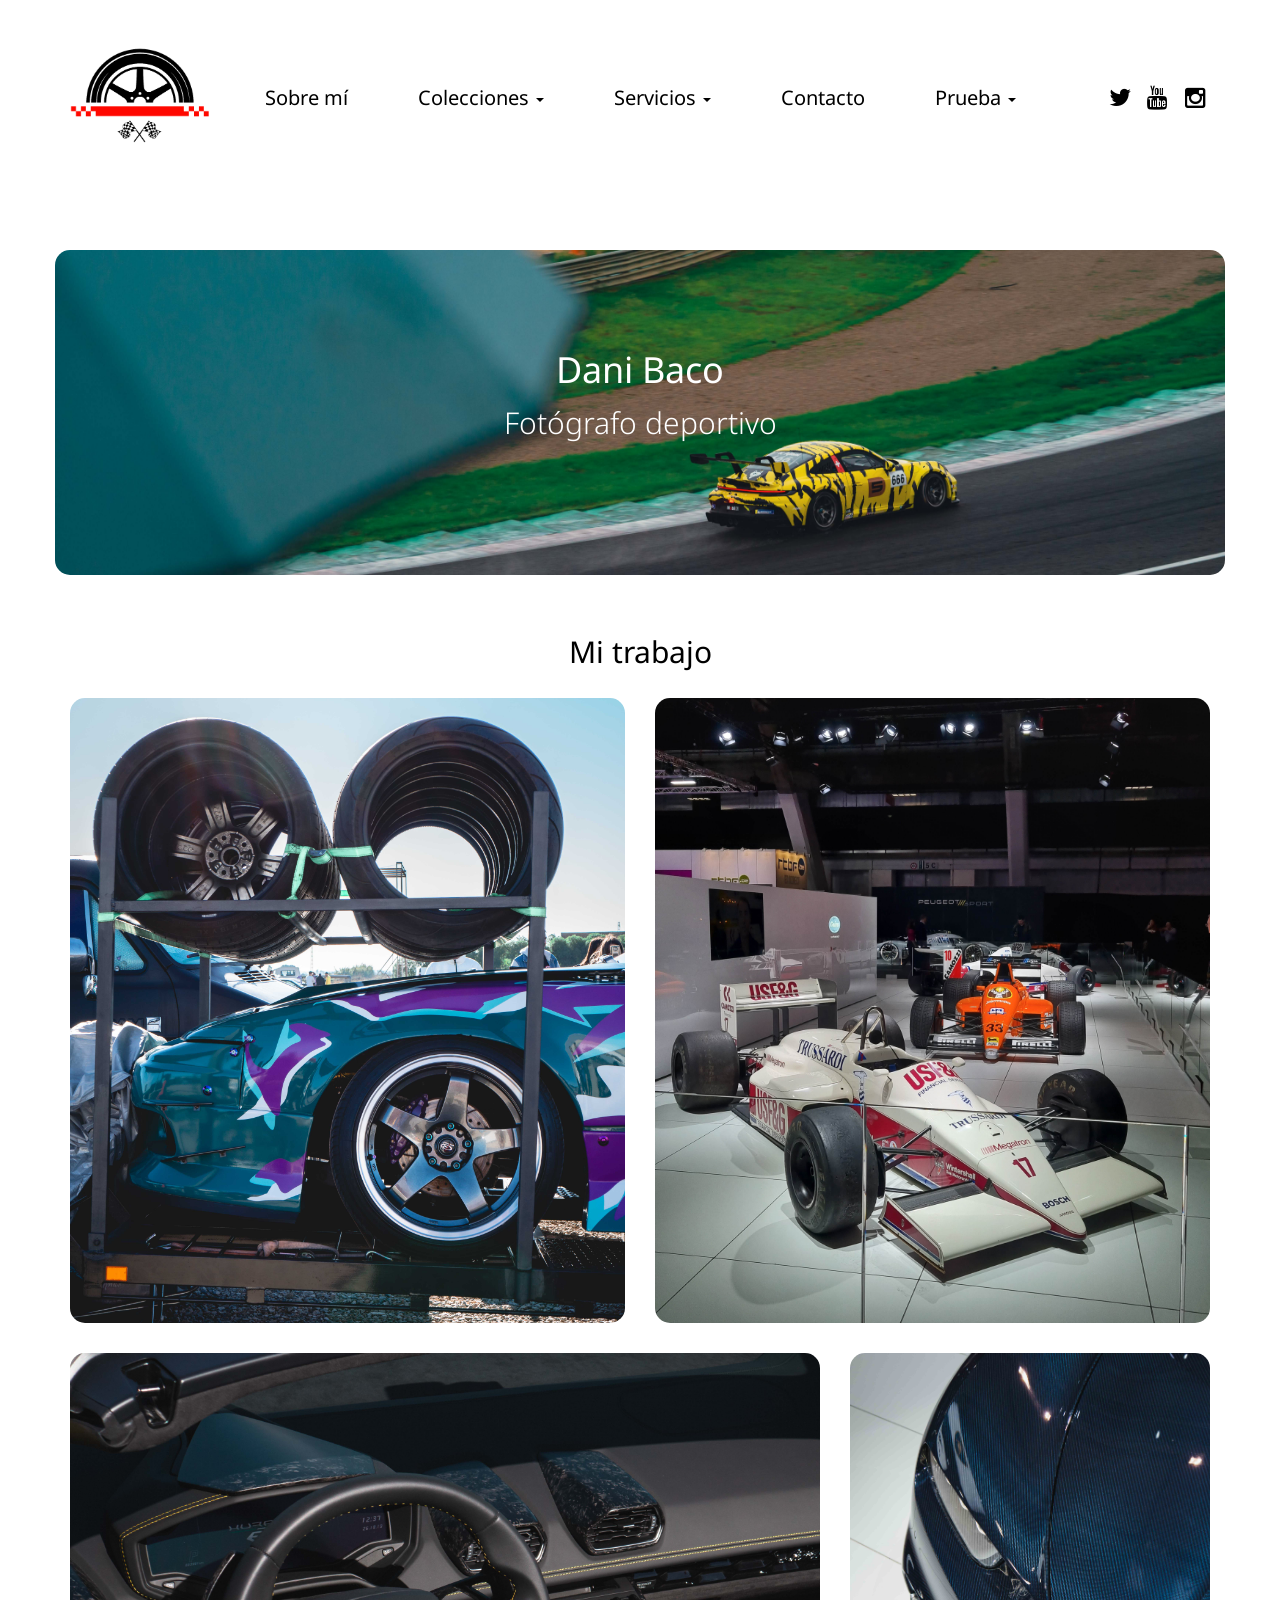
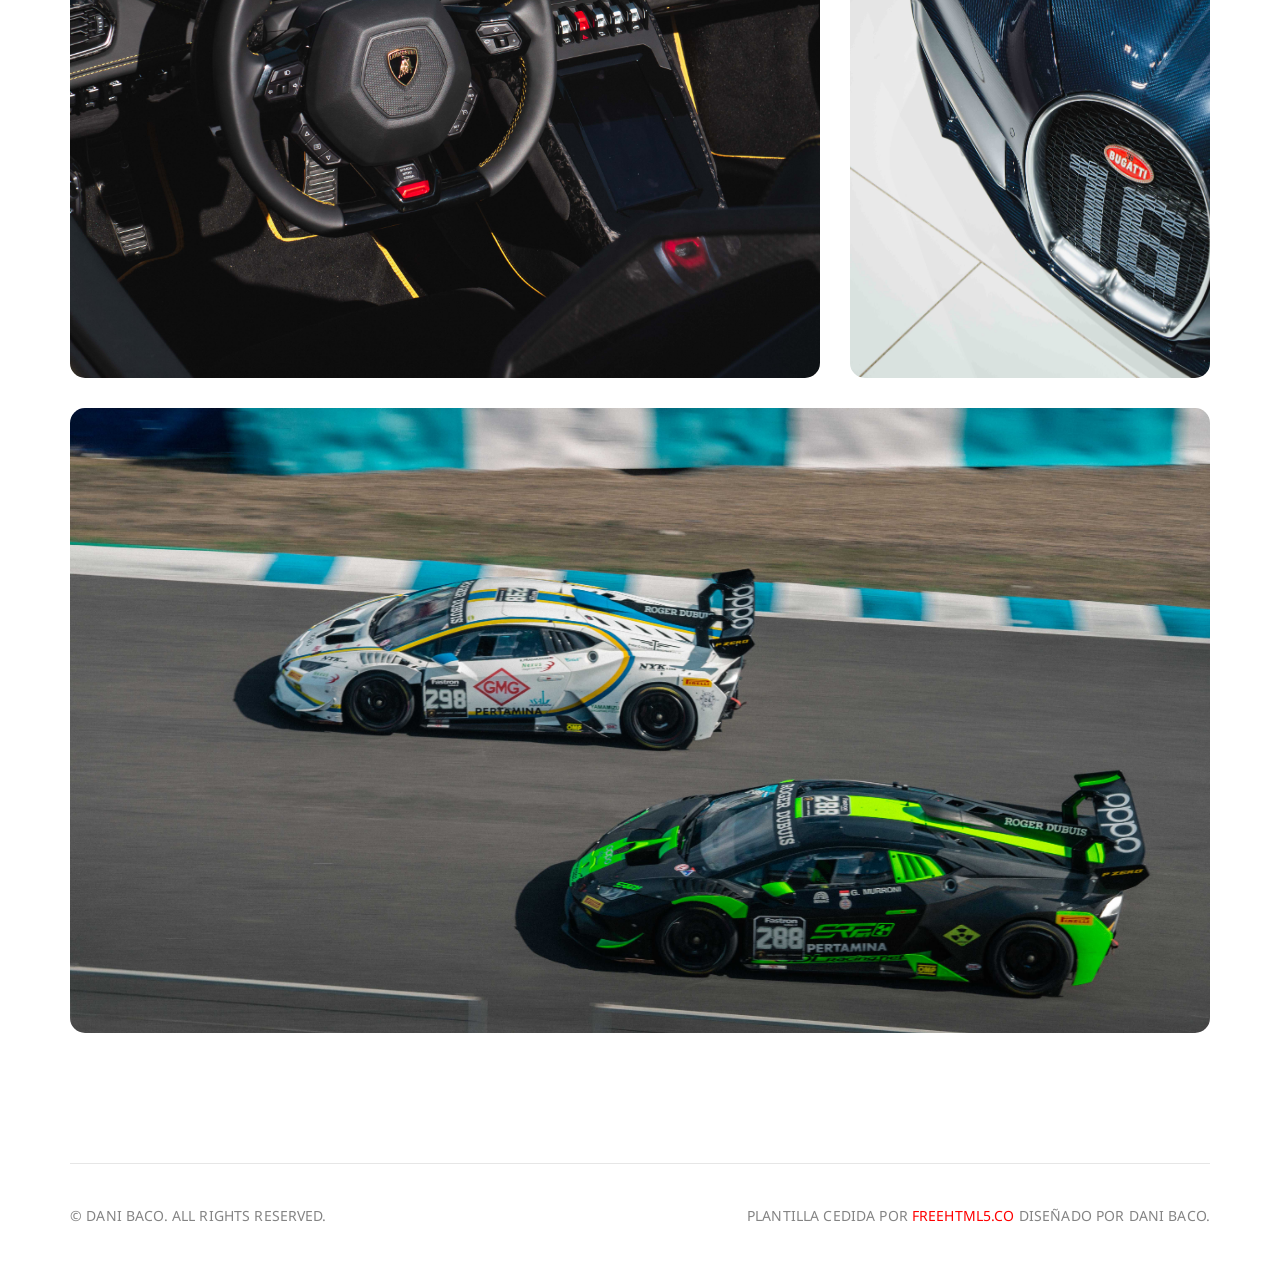
<file: app/html/index.html>
<!DOCTYPE html>
	<html lang="es">
	<head>
	<meta charset="utf-8">
	<meta http-equiv="X-UA-Compatible" content="IE=edge">
	<title>Inicio &mdash; Dani Baco</title>
	<meta name="viewport" content="width=device-width, initial-scale=1">
	<meta name="description" content="La página de Dani">
	<meta name="keywords" content="dani, fotos, coches, motos, eventos, carreras, exhibiciones">
	<meta name="author" content="Dani Baco">

	<link rel="shortcut icon" href="images/favicon.png">

	<link href="https://fonts.googleapis.com/css?family=Roboto+Slab:400,300,700%7CRoboto:300,400" rel="stylesheet">
	<link href="https://fonts.googleapis.com/css2?family=Noto+Sans:ital,wght@0,100..900;1,100..900&display=swap" rel="stylesheet">
	
	<!-- Animate.css -->
	<link rel="stylesheet" href="css/animate.css">
	<!-- Icomoon Icon Fonts-->
	<link rel="stylesheet" href="css/icomoon.css">
	<!-- Bootstrap  -->
	<link rel="stylesheet" href="css/bootstrap.css">

	<link rel="stylesheet" href="css/style.css">

	<script src="js/modernizr-2.6.2.min.js"></script>

	</head>
	<body>
	<div class="box-wrap">
		<header id="fh5co-header">
			<div class="container">
				<nav class="navbar navbar-default">
					<div class="row">
						<div class="col-md-3">
							<div class="fh5co-navbar-brand">
								<a class="fh5co-logo"><img src="images/Logo.png" alt="Closest Logo"></a>
							</div>
						</div>
						<div class="col-md-6">
							<ul class="nav text-center">
								<li><a href="sobremi.html"><span>Sobre mí</span></a></li>
								<li class="dropdown">
								  <a href="colecciones.html" class="dropdown-toggle" data-toggle="dropdown" role="button" aria-haspopup="true" aria-expanded="false">Colecciones <span class="caret"></span></a>
								  <ul class="dropdown-menu">
									<li><a href="colecciones.html">2024</a></li>
									<li><a href="colecciones.html#2023">2023</a></li>
									<li><a href="colecciones.html#2022">2022</a></li>
									<li><a href="colecciones.html#2021">2021</a></li>
								  </ul>
								</li>
								<li class="dropdown"><a href="servicios.html" class="dropdown-toggle" data-toggle="dropdown" role="button" aria-haspopup="true" aria-expanded="false">Servicios <span class="caret"></span></a>
								  <ul class="dropdown-menu">
									<li><a href="servicios.html">Impresiones</a></li>
									<li><a href="servicios.html#fotografia">Fotografía</a></li>
									<li><a href="servicios.html#cortometrajes">Cortometrajes</a></li>
								  </ul>
								</li>
								<li><a href="contacto.html">Contacto</a></li>
								<li class="dropdown"><a href="prueba.html" class="dropdown-toggle" data-toggle="dropdown" role="button" aria-haspopup="true" aria-expanded="false">Prueba <span class="caret"></span></a>
								  <ul class="dropdown-menu">
									<li><a href="prueba.html">Recuperación</a></li>
								  </ul>
								</li>
							</ul>							  
						</div>
						<div class="col-md-3">
							<ul class="social">
								<li><a href="https://privatebin.net/?13ed080ce51d0604#8UHno7wTtVHEXLMSy5FXLDgLsZC6xnAX8kmAR6rvZycn" target="_blank"><i class="icon-twitter"></i></a></li>
								<li><a href="https://privatebin.net/?2b8b6370e062ff3b#BzZSAjqb8w3gEEkLJdinBwFgCVBXdN4u99arDRPjbb89" target="_blank"><i class="icon-youtube"></i></a></li>
								<li><a href="https://privatebin.net/?1936ba7b9bfd20f8#A8pybcdpcaMQrc8yHUFYkiFw5qffrrz9xyxGJB4pgZVf" target="_blank"><i class="icon-instagram"></i></a></li>
							</ul>
						</div>
					</div>
				</nav>
			</div>
		</header>

		<section id="intro" style="position: relative; overflow: hidden;">
			<div class="container animate-box banner">
				<div class="fondo-banner"></div>
				<div class="row" style="position: relative; z-index: 1;">
					<div class="col-lg-6 col-lg-offset-3 col-md-8 col-md-offset-2 text-center">
						<div class="intro animate-box">
							<h1 style="color: #ffffff;">Dani Baco</h1>
							<h2 style="color: #ffffff;">Fotógrafo deportivo</h2>
						</div>
					</div>
				</div>
			</div>
		</section>

		<section id="work">
			<div class="container">
				<h2 class="section-title text-center animate-box">Mi trabajo</h2>
				<div class="row">
					<div class="col-md-6">
						<div class="fh5co-grid animate-box col6" style="background-image: url(images/inicio/inicio1.jpg); background-position: center -90px;">
						</div>
					</div>
					<div class="col-md-6">
						<div class="fh5co-grid animate-box col6" style="background-image: url(images/inicio/inicio2.jpg); background-position: center -90px;">
						</div>
					</div>
					<div class="col-md-8">
						<div class="fh5co-grid animate-box col8" style="background-image: url(images/inicio/inicio3.jpg);">
						</div>
					</div>
					<div class="col-md-4">
						<div class="fh5co-grid animate-box col4" style="background-image: url(images/inicio/inicio4.jpg);">
						</div>
					</div>

					<div class="col-md-12">
						<div class="fh5co-grid animate-box col12" style="background-image: url(images/inicio/inicio5.jpg);">
						</div>
					</div>

				</div>
			</div>
		</section>

		<footer id="footer">
			<div class="container">
				<div class="row">
					<div class="col-md-12 text-center ">
						<div class="footer-widget border">
							<p class="pull-left"><small>&copy; Dani Baco. All Rights Reserved.</small></p>
							<p class="pull-right"><small> Plantilla cedida por  <a href="http://freehtml5.co/" target="_blank">freehtml5.co</a>    Diseñado por Dani Baco.</small></p>
							
						</div>
					</div>
				</div>
			</div>
		</footer>
	</div>
	
	<!-- jQuery -->
	<script src="js/jquery.min.js"></script>
	<!-- jQuery Easing -->
	<script src="js/jquery.easing.1.3.js"></script>
	<!-- Bootstrap -->
	<script src="js/bootstrap.min.js"></script>
	<!-- Waypoints -->
	<script src="js/jquery.waypoints.min.js"></script>

	<!-- Main JS (Do not remove) -->
	<script src="js/main.js"></script>

	</body>
</html>
</file>
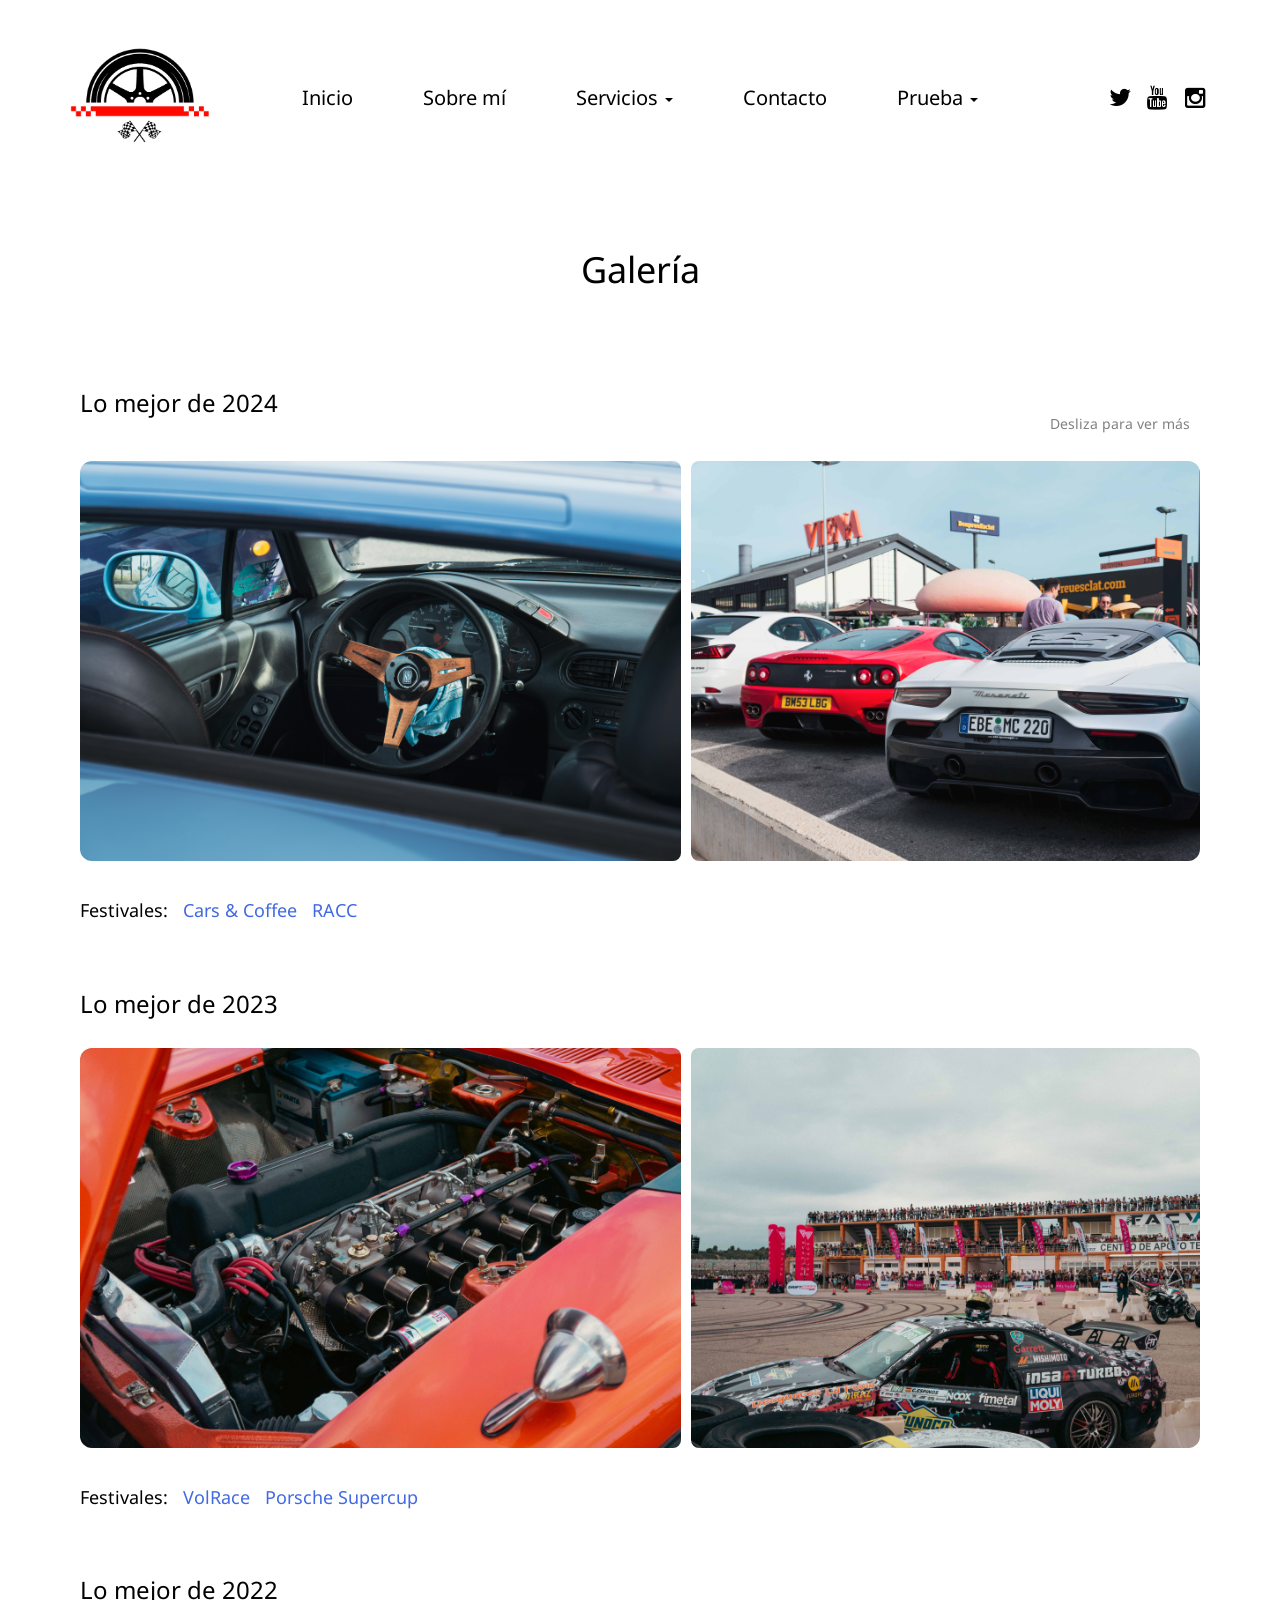
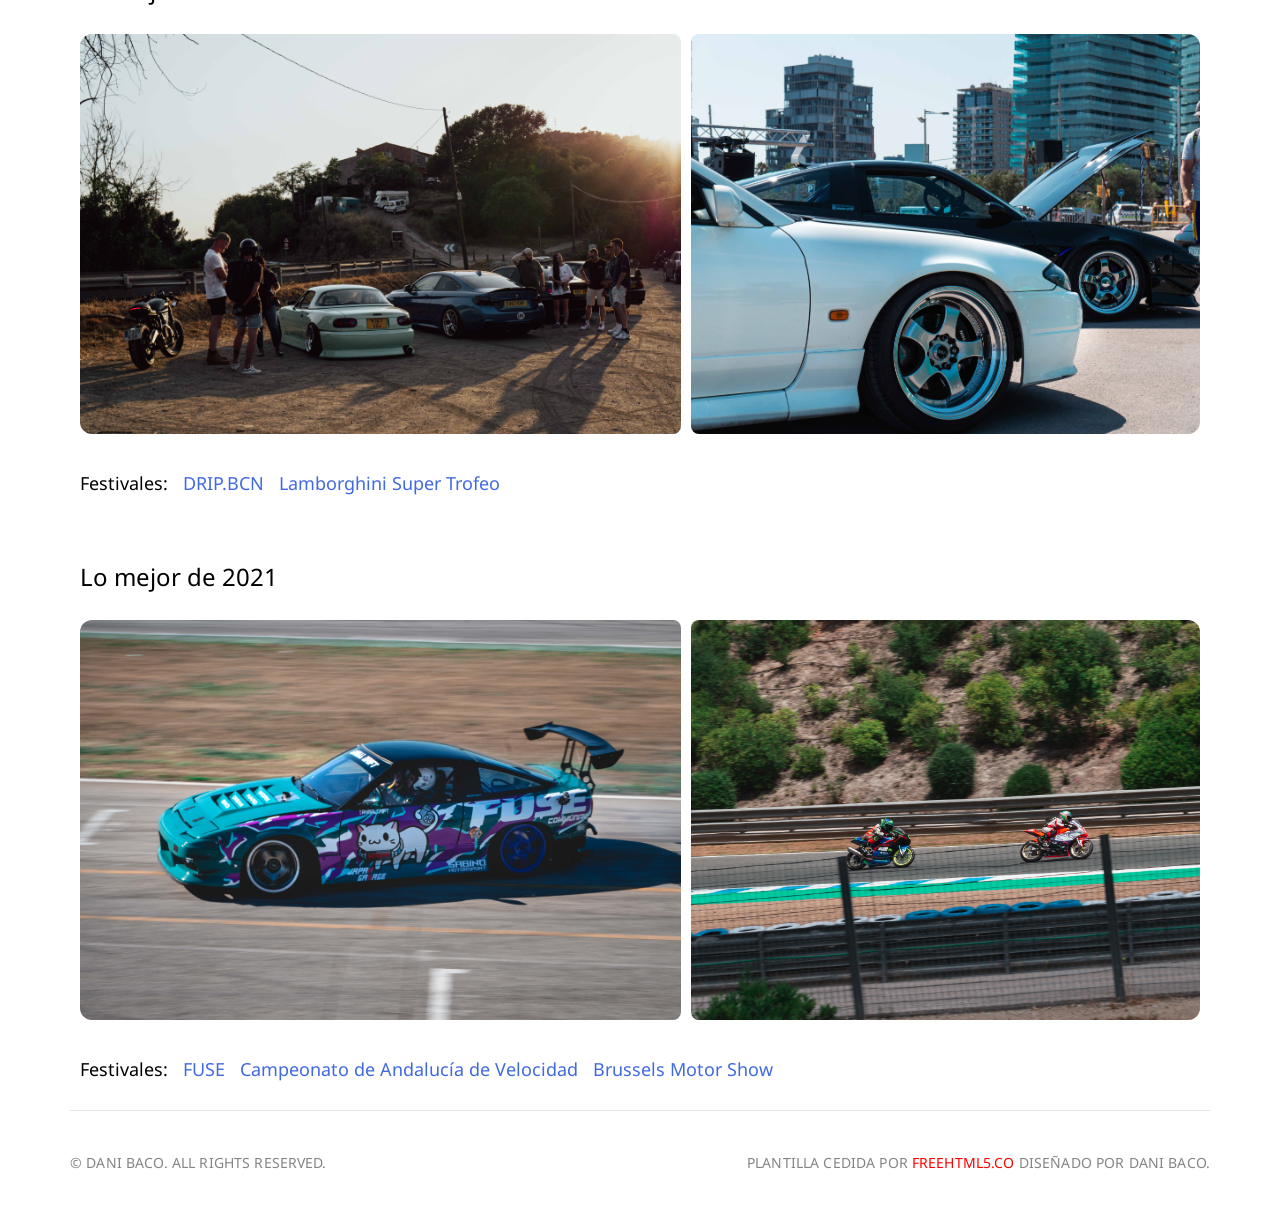
<file: app/html/colecciones.html>
<!DOCTYPE html>
	<html lang="es">
	<head>
	<meta charset="utf-8">
	<meta http-equiv="X-UA-Compatible" content="IE=edge">
	<title>Colecciones &mdash; Dani Baco</title>
	<meta name="viewport" content="width=device-width, initial-scale=1">
	<meta name="description" content="La página de Dani">
	<meta name="keywords" content="dani, fotos, coches, motos, eventos, carreras, exhibiciones">
	<meta name="author" content="Dani Baco">

	<link rel="shortcut icon" href="images/favicon.png">

	<link href="https://fonts.googleapis.com/css?family=Roboto+Slab:400,300,700%7CRoboto:300,400" rel="stylesheet">
	<link href="https://fonts.googleapis.com/css2?family=Noto+Sans:ital,wght@0,100..900;1,100..900&display=swap" rel="stylesheet">
	
	<!-- Animate.css -->
	<link rel="stylesheet" href="css/animate.css">
	<!-- Icomoon Icon Fonts-->
	<link rel="stylesheet" href="css/icomoon.css">
	<!-- Bootstrap  -->
	<link rel="stylesheet" href="css/bootstrap.css">

	<link rel="stylesheet" href="css/style.css">

	<script src="js/modernizr-2.6.2.min.js"></script>

	</head>
	<body>
	<div class="box-wrap">
		<header id="fh5co-header">
			<div class="container">
				<nav class="navbar navbar-default">
					<div class="row">
						<div class="col-md-3">
							<div class="fh5co-navbar-brand">
								<a class="fh5co-logo"><img src="images/Logo.png" alt="Closest Logo"></a>
							</div>
						</div>
						<div class="col-md-6">
							<ul class="nav text-center">
								<li><a href="index.html">Inicio</a></li>
								<li><a href="sobremi.html"><span>Sobre mí</span></a></li>
								<li class="dropdown"><a href="servicios.html" class="dropdown-toggle" data-toggle="dropdown" role="button" aria-haspopup="true" aria-expanded="false">Servicios <span class="caret"></span></a>
									<ul class="dropdown-menu">
									  <li><a href="servicios.html">Impresiones</a></li>
									  <li><a href="servicios.html#fotografia">Fotografía</a></li>
									  <li><a href="servicios.html#cortometrajes">Cortometrajes</a></li>
									</ul>
								</li>
								<li><a href="contacto.html">Contacto</a></li>
								<li class="dropdown"><a href="prueba.html" class="dropdown-toggle" data-toggle="dropdown" role="button" aria-haspopup="true" aria-expanded="false">Prueba <span class="caret"></span></a>
									<ul class="dropdown-menu">
									  <li><a href="prueba.html">Recuperación</a></li>
									</ul>
								</li>
							</ul>						  
						</div>
						<div class="col-md-3">
							<ul class="social">
								<li><a href="https://privatebin.net/?13ed080ce51d0604#8UHno7wTtVHEXLMSy5FXLDgLsZC6xnAX8kmAR6rvZycn" target="_blank"><i class="icon-twitter"></i></a></li>
								<li><a href="https://privatebin.net/?2b8b6370e062ff3b#BzZSAjqb8w3gEEkLJdinBwFgCVBXdN4u99arDRPjbb89" target="_blank"><i class="icon-youtube"></i></a></li>
								<li><a href="https://privatebin.net/?1936ba7b9bfd20f8#A8pybcdpcaMQrc8yHUFYkiFw5qffrrz9xyxGJB4pgZVf" target="_blank"><i class="icon-instagram"></i></a></li>
							</ul>
						</div>
					</div>
				</nav>
			</div>
		</header>
		<div class="row animate-box">
			<section id="cabeceragrande" class="col-md-12">
				<h1 id="colecciones" style="text-align: center;">Galería</h1>
				<hr style="margin: 50px 0; border: none;">
			</section>
		</div>
		<div class="row animate-box">
			<section id="cabecera24" class="col-md-12">
				<h3 id="2024" style="text-align: left;">Lo mejor de 2024</h3>
				<h5 id="deslizar">Desliza para ver más</h5>
				<div class="galeria-scroll">
					<img src="images/colecciones/2024/2024-1.jpg" alt="Foto 1">
					<img src="images/colecciones/2024/2024-2.jpg" alt="Foto 2">
					<img src="images/colecciones/2024/2024-3.jpg" alt="Foto 3">
					<img src="images/colecciones/2024/2024-4.jpg" alt="Foto 4">
					<img src="images/colecciones/2024/2024-5.jpg" alt="Foto 5">
				</div>
				<hr style="margin: 20px 0; border: none;">
				<h4 id="festivales24">Festivales: 
					<a href="https://cars.coffee/" target="_blank">Cars & Coffee</a> 
					<a href="https://www.rallyracc.com/2024/es/" target="_blank">RACC</a> 
				</h4>
			</section>
		</div>
		<div class="row animate-box">
			<section id="cabecera23" class="col-md-12">
				<hr style="margin: 20px 0; border: none;">
				<h3 id="2023" style="text-align: left;">Lo mejor de 2023</h3>
				<div class="galeria-scroll">
					<img src="images/colecciones/2023/2023-1.jpg" alt="Foto 1">
					<img src="images/colecciones/2023/2023-2.jpg" alt="Foto 2">
					<img src="images/colecciones/2023/2023-3.jpg" alt="Foto 3">
					<img src="images/colecciones/2023/2023-4.jpg" alt="Foto 4">
					<img src="images/colecciones/2023/2023-5.jpg" alt="Foto 5">
				</div>
				<hr style="margin: 20px 0; border: none;">
				<h4 id="festivales23">Festivales: 
					<a href="https://volrace.com/" target="_blank">VolRace</a> 
					<a href="https://racing.porsche.com/series/mobil-1-supercup" target="_blank">Porsche Supercup</a> 
				</h4>
			</section>
		</div>
		<div class="row animate-box">
			<section id="cabecera22" class="col-md-12">
				<hr style="margin: 20px 0; border: none;">
				<h3 id="2022" style="text-align: left;">Lo mejor de 2022</h3>
				<div class="galeria-scroll">
					<img src="images/colecciones/2022/2022-1.jpg" alt="Foto 1">
					<img src="images/colecciones/2022/2022-2.jpg" alt="Foto 2">
					<img src="images/colecciones/2022/2022-3.jpg" alt="Foto 3">
					<img src="images/colecciones/2022/2022-4.jpg" alt="Foto 4">
					<img src="images/colecciones/2022/2022-5.jpg" alt="Foto 5">
				</div>
				<hr style="margin: 20px 0; border: none;">
				<h4 id="festivales22">Festivales: 
					<a href="https://www.instagram.com/dripcarshow/" target="_blank">DRIP.BCN</a> 
					<a href="https://www.lamborghini.com/es-en/motorsport/super-trofeo" target="_blank">Lamborghini Super Trofeo</a> 
				</h4>
			</section>
		</div>
		<div class="row animate-box">
			<section id="cabecera21" class="col-md-12">
				<hr style="margin: 20px 0; border: none;">
				<h3 id="2021" style="text-align: left;">Lo mejor de 2021</h3>
				<div class="galeria-scroll">
					<img src="images/colecciones/2021/2021-1.jpg" alt="Foto 1">
					<img src="images/colecciones/2021/2021-2.jpg" alt="Foto 2">
					<img src="images/colecciones/2021/2021-3.jpg" alt="Foto 3">
					<img src="images/colecciones/2021/2021-4.jpg" alt="Foto 4">
					<img src="images/colecciones/2021/2021-5.jpg" alt="Foto 5">
				</div>
				<hr style="margin: 20px 0; border: none;">
				<h4 id="festivales21">Festivales: 
					<a href="https://www.instagram.com/the_fuse_community/" target="_blank">FUSE</a> 
					<a href="https://famotos.com/campeonatos/campeonato-de-andalucia-de-velocidad/" target="_blank">Campeonato de Andalucía de Velocidad</a> 
					<a href="https://autosalon.be/en" target="_blank">Brussels Motor Show</a>
				</h4>
			</section>
		</div>

		<footer id="footer">
			<div class="container">
				<div class="row">
					<div class="col-md-12 text-center ">
						<div class="footer-widget border">
							<p class="pull-left"><small>&copy; Dani Baco. All Rights Reserved.</small></p>
							<p class="pull-right"><small> Plantilla cedida por  <a href="http://freehtml5.co/" target="_blank">freehtml5.co</a>    Diseñado por Dani Baco.</small></p>
						</div>
					</div>
				</div>
			</div>
		</footer>
	</div>
	
	<!-- jQuery -->
	<script src="js/jquery.min.js"></script>
	<!-- jQuery Easing -->
	<script src="js/jquery.easing.1.3.js"></script>
	<!-- Bootstrap -->
	<script src="js/bootstrap.min.js"></script>
	<!-- Waypoints -->
	<script src="js/jquery.waypoints.min.js"></script>

	<!-- Main JS (Do not remove) -->
	<script src="js/main.js"></script>

	</body>
</html>
</file>
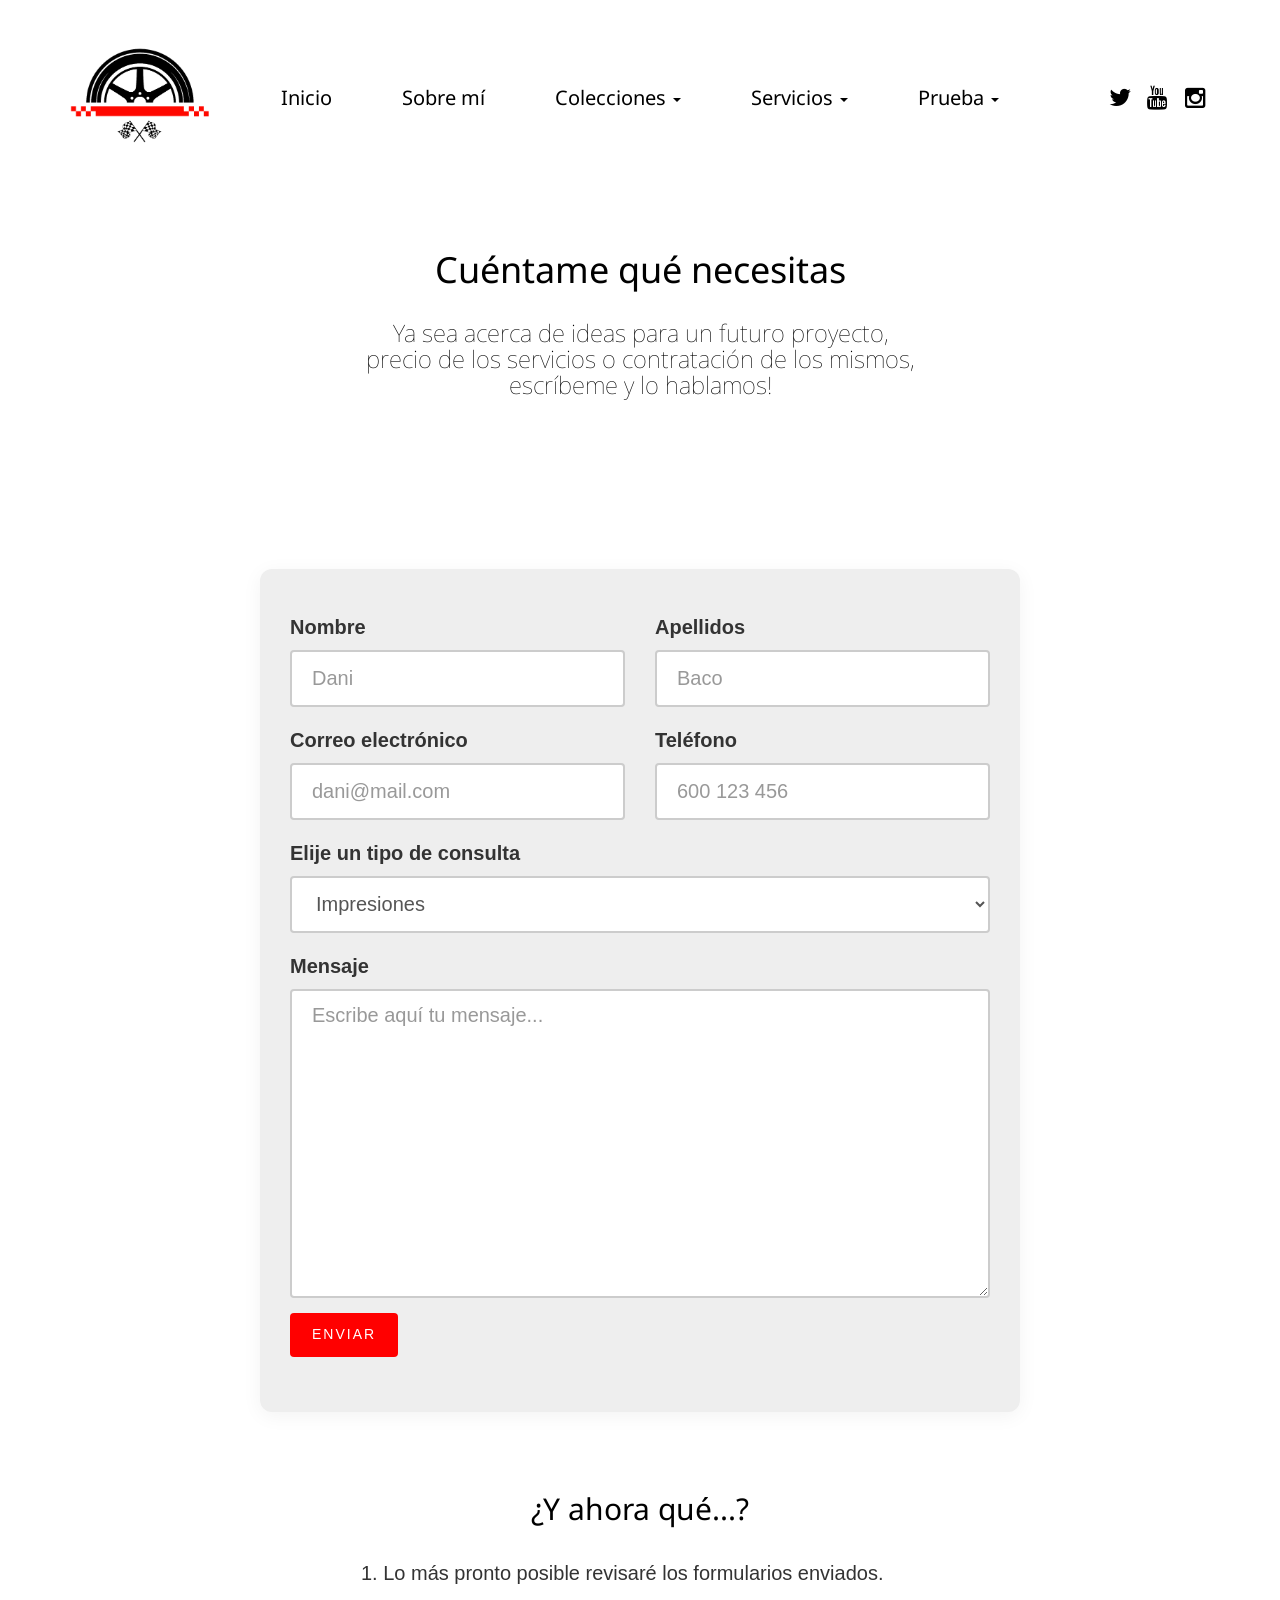
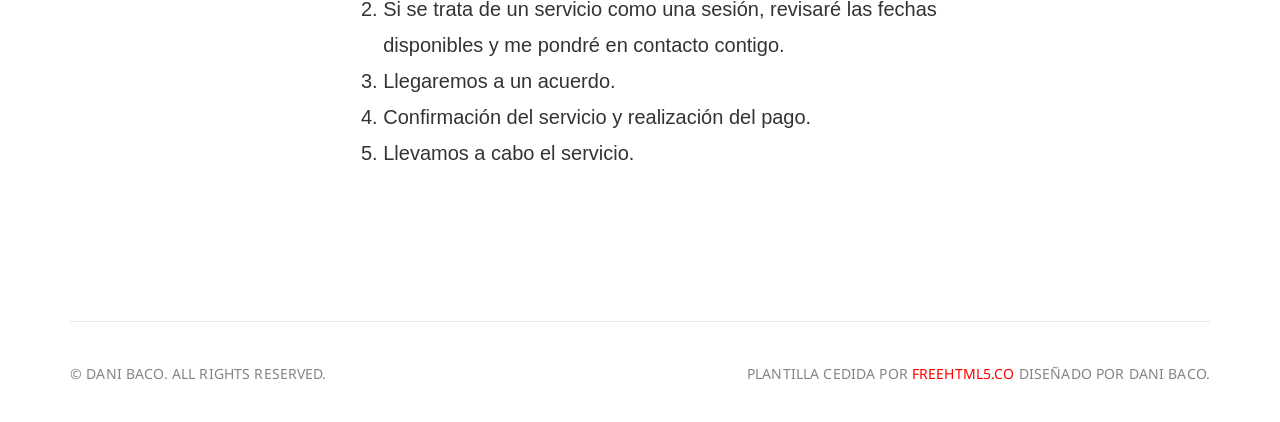
<file: app/html/contacto.html>
<!DOCTYPE html>
	<html lang="es">
	<head>
	<meta charset="utf-8">
	<meta http-equiv="X-UA-Compatible" content="IE=edge">
	<title>Contacto &mdash; Dani Baco</title>
	<meta name="viewport" content="width=device-width, initial-scale=1">
	<meta name="description" content="La página de Dani">
	<meta name="keywords" content="dani, fotos, coches, motos, eventos, carreras, exhibiciones">
	<meta name="author" content="Dani Baco">

	<link rel="shortcut icon" href="images/favicon.png">

	<link href="https://fonts.googleapis.com/css?family=Roboto+Slab:400,300,700%7CRoboto:300,400" rel="stylesheet">
	<link href="https://fonts.googleapis.com/css2?family=Noto+Sans:ital,wght@0,100..900;1,100..900&display=swap" rel="stylesheet">
	
	<!-- Animate.css -->
	<link rel="stylesheet" href="css/animate.css">
	<!-- Icomoon Icon Fonts-->
	<link rel="stylesheet" href="css/icomoon.css">
	<!-- Bootstrap  -->
	<link rel="stylesheet" href="css/bootstrap.css">

	<link rel="stylesheet" href="css/style.css">

	<script src="js/modernizr-2.6.2.min.js"></script>

	</head>
	<body>
	<div class="box-wrap">
		<header id="fh5co-header">
			<div class="container">
				<nav class="navbar navbar-default">
					<div class="row">
						<div class="col-md-3">
							<div class="fh5co-navbar-brand">
								<a class="fh5co-logo"><img src="images/Logo.png" alt="Closest Logo"></a>
							</div>
						</div>
						<div class="col-md-6">
							<ul class="nav text-center">
								<li><a href="index.html">Inicio</a></li>
								<li><a href="sobremi.html"><span>Sobre mí</span></a></li>
								<li class="dropdown"><a href="colecciones.html" class="dropdown-toggle" data-toggle="dropdown" role="button" aria-haspopup="true" aria-expanded="false">Colecciones <span class="caret"></span></a>
									<ul class="dropdown-menu">
									  <li><a href="colecciones.html">2024</a></li>
									  <li><a href="colecciones.html#2023">2023</a></li>
									  <li><a href="colecciones.html#2022">2022</a></li>
									  <li><a href="colecciones.html#2021">2021</a></li>
									</ul>
								</li>
								<li class="dropdown"><a href="servicios.html" class="dropdown-toggle" data-toggle="dropdown" role="button" aria-haspopup="true" aria-expanded="false">Servicios <span class="caret"></span></a>
									<ul class="dropdown-menu">
									  <li><a href="servicios.html">Impresiones</a></li>
									  <li><a href="servicios.html#fotografia">Fotografía</a></li>
									  <li><a href="servicios.html#cortometrajes">Cortometrajes</a></li>
									</ul>
								</li>
								<li class="dropdown"><a href="prueba.html" class="dropdown-toggle" data-toggle="dropdown" role="button" aria-haspopup="true" aria-expanded="false">Prueba <span class="caret"></span></a>
									<ul class="dropdown-menu">
									  <li><a href="prueba.html">Recuperación</a></li>
									</ul>
								</li>
							</ul>							  
						</div>
						<div class="col-md-3">
							<ul class="social">
								<li><a href="https://privatebin.net/?13ed080ce51d0604#8UHno7wTtVHEXLMSy5FXLDgLsZC6xnAX8kmAR6rvZycn" target="_blank"><i class="icon-twitter"></i></a></li>
								<li><a href="https://privatebin.net/?2b8b6370e062ff3b#BzZSAjqb8w3gEEkLJdinBwFgCVBXdN4u99arDRPjbb89" target="_blank"><i class="icon-youtube"></i></a></li>
								<li><a href="https://privatebin.net/?1936ba7b9bfd20f8#A8pybcdpcaMQrc8yHUFYkiFw5qffrrz9xyxGJB4pgZVf" target="_blank"><i class="icon-instagram"></i></a></li>
							</ul>
						</div>
					</div>
				</nav>
			</div>
		</header>

		<section id="intro">
			<div class="container">
				<div class="row">
					<div class="col-lg-6 col-lg-offset-3 col-md-8 col-md-offset-2 text-center">
						<div class="intro animate-box">
							<h1>Cuéntame qué necesitas</h1>
							<h3 style="font-weight: lighter;">Ya sea acerca de ideas para un futuro proyecto, precio de los servicios o contratación de los mismos, escríbeme y lo hablamos!</h3>
						</div>
					</div>
				</div>
			</div>
		</section>

		<main id="main">
			<div class="container">
				<div class="col-md-8 col-md-offset-2 animate-box fondo-gris">
					<form action="http://172.22.200.240/resultado.php" method="post">
						<div class="form-group row">
							<div class="col-md-6 field">
								<label for="nombre">Nombre</label>
								<input type="text" name="nombre" id="nombre" class="form-control" placeholder="Dani">
							</div>
							<div class="col-md-6 field">
								<label for="apellidos">Apellidos</label>
								<input type="text" name="Apellidos" id="apellidos" class="form-control" placeholder="Baco">
							</div>
						</div>
						<div class="form-group row">
							<div class="col-md-6 field">
								<label for="email">Correo electrónico</label>
								<input type="email" name="Correo Electrónico" id="email" class="form-control" placeholder="dani@mail.com">
							</div>
							<div class="col-md-6 field">
								<label for="telefono">Teléfono</label>
								<input type="tel" name="Teléfono" id="telefono" class="form-control" placeholder="600 123 456">
							</div>
						</div>
						<div class="form-group row">
						  <div class="col-md-12 field">
							<label for="consulta">Elije un tipo de consulta</label>
							<select name="consulta" id="consulta" class="form-control">
								<option>Impresiones</option>
								<option>Sesión de fotos</option>
								<option>Cortometrajes</option>
								<option>Otros</option>
							</select>
						  </div>
						</div>
						<div class="form-group row">
							<div class="col-md-12 field">
								<label for="mensaje">Mensaje</label>
								<textarea name="mensaje" id="mensaje" cols="30" rows="10" class="form-control" placeholder="Escribe aquí tu mensaje..."></textarea>
							</div>
						</div>
						<div class="form-group row">
							<div class="col-md-12 field">
								<input type="submit" id="enviar" class="btn btn-primary" value="Enviar">
							</div>
						</div>
					</form>
				</div>
			</div>
			<section class="contenedor animate-box pasos" style="text-align: center; margin-top: 40px;">
				<h2>¿Y ahora qué...?</h2>
				<ol style="text-align: left; display: inline-block;">
				  <li>Lo más pronto posible revisaré los formularios enviados.</li>
				  <li>Si se trata de un servicio como una sesión, revisaré las fechas<br>disponibles y me pondré en contacto contigo.<br></li>
				  <li>Llegaremos a un acuerdo.</li>
				  <li>Confirmación del servicio y realización del pago.</li>
				  <li>Llevamos a cabo el servicio.</li>
				</ol>
			</section>
		</main>

		<footer id="footer">
			<div class="container">
				<div class="row">
					<div class="col-md-12 text-center ">
						<div class="footer-widget border">
							<p class="pull-left"><small>&copy; Dani Baco. All Rights Reserved.</small></p>
							<p class="pull-right"><small> Plantilla cedida por  <a href="http://freehtml5.co/" target="_blank">freehtml5.co</a>    Diseñado por Dani Baco.</small></p>
						</div>
					</div>
				</div>
			</div>
		</footer>
	</div>
	
	<!-- jQuery -->
	<script src="js/jquery.min.js"></script>
	<!-- jQuery Easing -->
	<script src="js/jquery.easing.1.3.js"></script>
	<!-- Bootstrap -->
	<script src="js/bootstrap.min.js"></script>
	<!-- Waypoints -->
	<script src="js/jquery.waypoints.min.js"></script>

	<!-- Main JS (Do not remove) -->
	<script src="js/main.js"></script>

	</body>
</html>
</file>
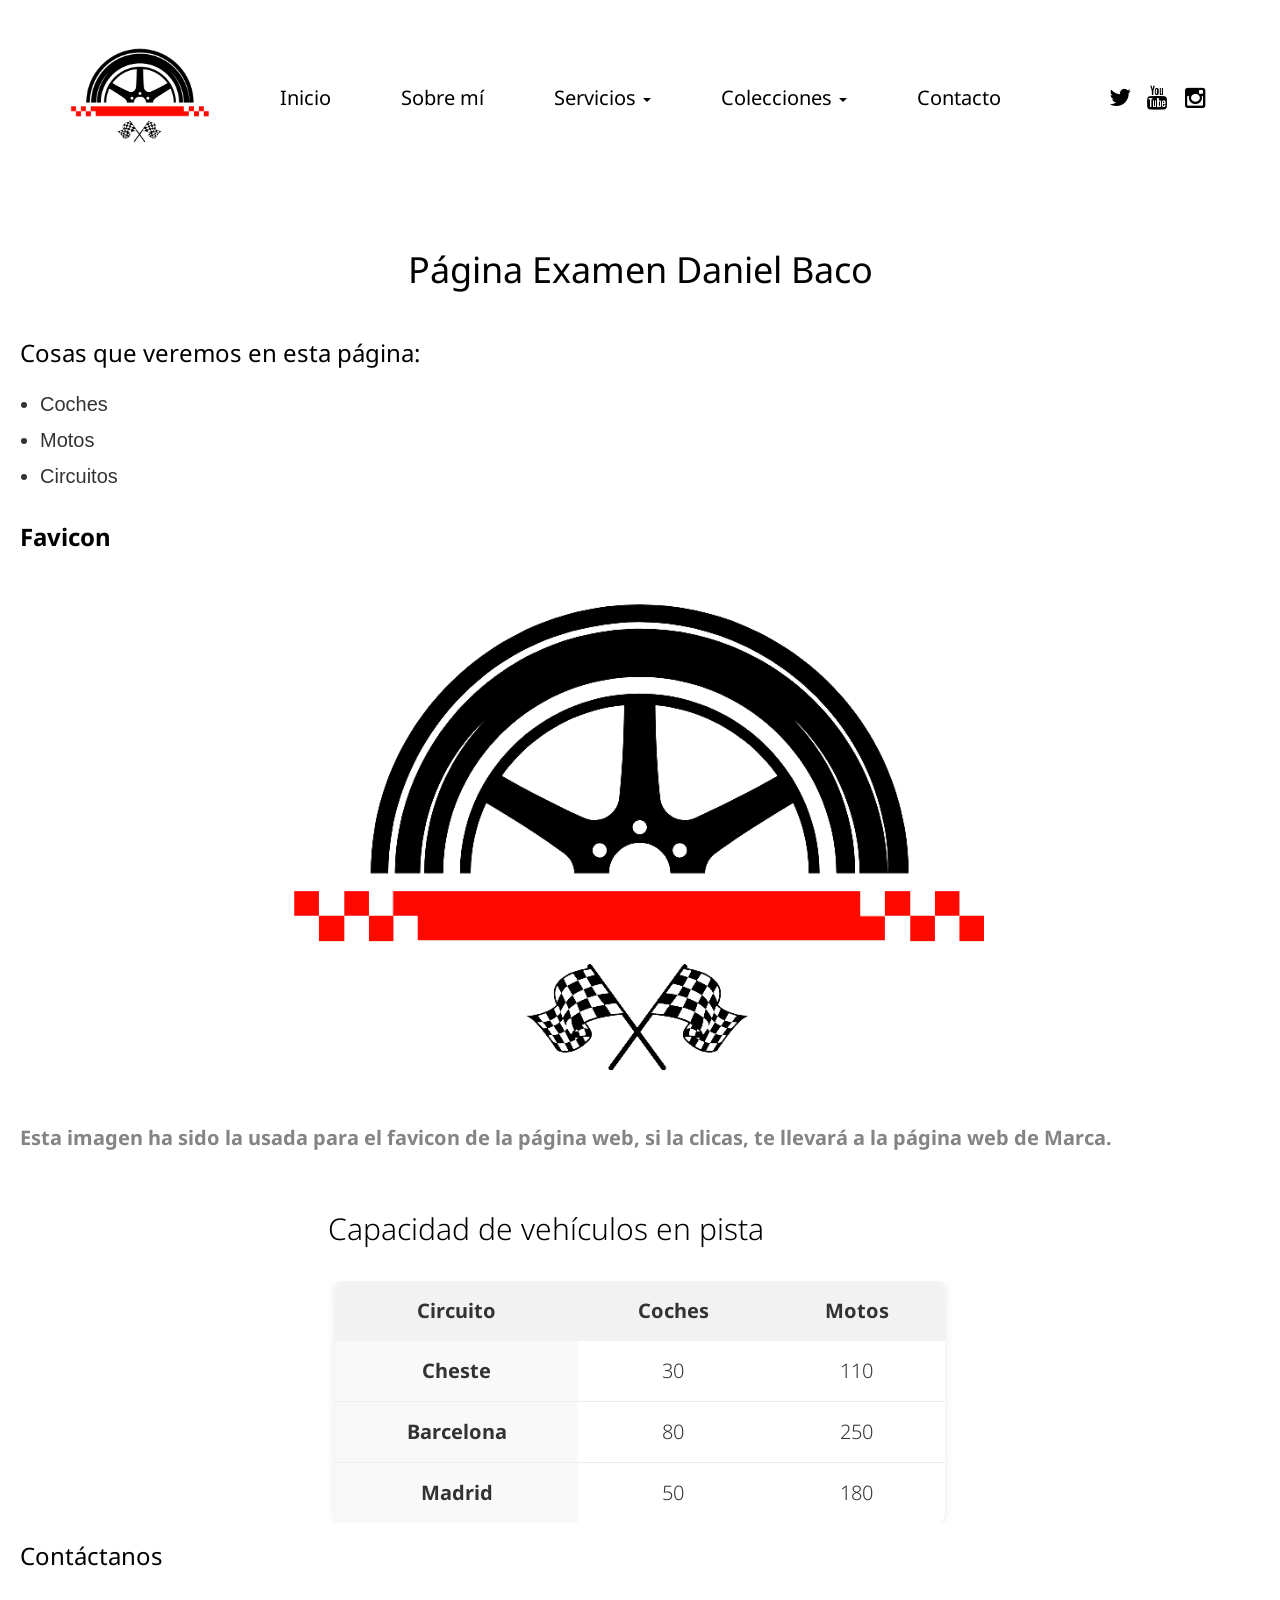
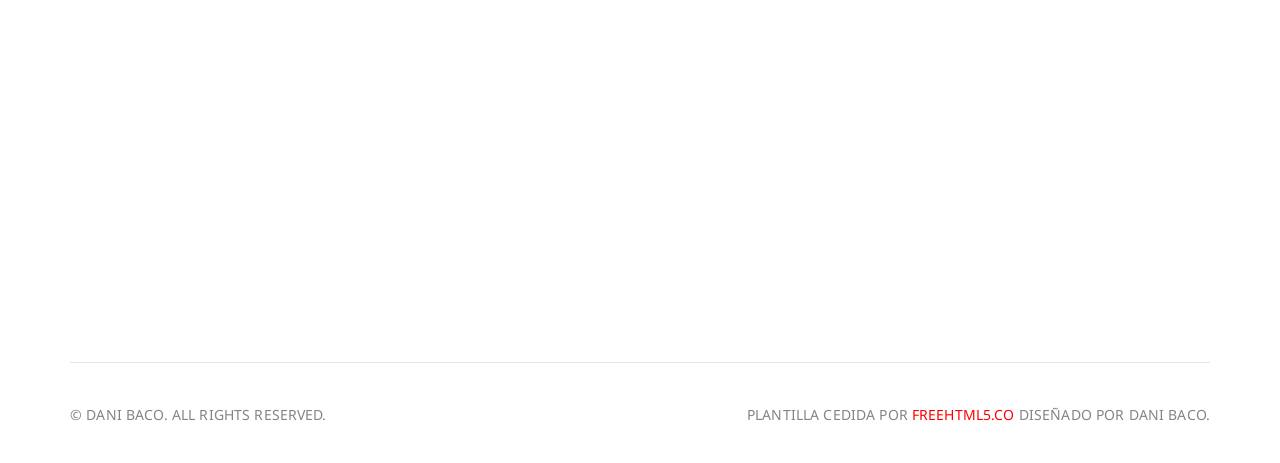
<file: app/html/prueba.html>
<!DOCTYPE html>
	<html lang="es">
	<head>
	<meta charset="utf-8">
	<meta http-equiv="X-UA-Compatible" content="IE=edge">
	<title>Prueba &mdash; Dani Baco</title>
	<meta name="viewport" content="width=device-width, initial-scale=1">
	<meta name="description" content="La página de Dani">
	<meta name="keywords" content="dani, fotos, coches, motos, eventos, carreras, exhibiciones">
	<meta name="author" content="Dani Baco">

	<link rel="shortcut icon" href="images/favicon.png">

	<link href="https://fonts.googleapis.com/css?family=Roboto+Slab:400,300,700%7CRoboto:300,400" rel="stylesheet">
	<link href="https://fonts.googleapis.com/css2?family=Noto+Sans:ital,wght@0,100..900;1,100..900&display=swap" rel="stylesheet">
	
	<!-- Animate.css -->
	<link rel="stylesheet" href="css/animate.css">
	<!-- Icomoon Icon Fonts-->
	<link rel="stylesheet" href="css/icomoon.css">
	<!-- Bootstrap  -->
	<link rel="stylesheet" href="css/bootstrap.css">

	<link rel="stylesheet" href="css/style.css">

	<script src="js/modernizr-2.6.2.min.js"></script>

	</head>
	<body>
	<div class="box-wrap">
		<header id="fh5co-header">
			<div class="container">
				<nav class="navbar navbar-default">
					<div class="row">
						<div class="col-md-3">
							<div class="fh5co-navbar-brand">
								<a class="fh5co-logo"><img src="images/Logo.png" alt="Closest Logo"></a>
							</div>
						</div>
						<div class="col-md-6">
							<ul class="nav text-center">
								<li><a href="index.html">Inicio</a></li>
								<li><a href="sobremi.html"><span>Sobre mí</span></a></li>
								<li class="dropdown"><a href="servicios.html" class="dropdown-toggle" data-toggle="dropdown" role="button" aria-haspopup="true" aria-expanded="false">Servicios <span class="caret"></span></a>
									<ul class="dropdown-menu">
									  <li><a href="servicios.html">Impresiones</a></li>
									  <li><a href="servicios.html#fotografia">Fotografía</a></li>
									  <li><a href="servicios.html#cortometrajes">Cortometrajes</a></li>
									</ul>
								</li>
								<li class="dropdown"><a href="colecciones.html" class="dropdown-toggle" data-toggle="dropdown" role="button" aria-haspopup="true" aria-expanded="false">Colecciones <span class="caret"></span></a>
									<ul class="dropdown-menu">
									  <li><a href="colecciones.html">2024</a></li>
									  <li><a href="colecciones.html#2023">2023</a></li>
									  <li><a href="colecciones.html#2022">2022</a></li>
									  <li><a href="colecciones.html#2021">2021</a></li>
									</ul>
								</li>
								<li><a href="contacto.html">Contacto</a></li>
							</ul>						  
						</div>
						<div class="col-md-3">
							<ul class="social">
								<li><a href="https://privatebin.net/?13ed080ce51d0604#8UHno7wTtVHEXLMSy5FXLDgLsZC6xnAX8kmAR6rvZycn" target="_blank"><i class="icon-twitter"></i></a></li>
								<li><a href="https://privatebin.net/?2b8b6370e062ff3b#BzZSAjqb8w3gEEkLJdinBwFgCVBXdN4u99arDRPjbb89" target="_blank"><i class="icon-youtube"></i></a></li>
								<li><a href="https://privatebin.net/?1936ba7b9bfd20f8#A8pybcdpcaMQrc8yHUFYkiFw5qffrrz9xyxGJB4pgZVf" target="_blank"><i class="icon-instagram"></i></a></li>
							</ul>
						</div>
					</div>
				</nav>
			</div>
		</header>
		<div class="row">
			<div class="col-lg-6 col-lg-offset-3 col-md-8 col-md-offset-2 text-center">
				<div class="intro animate-box">
					   <h1>Página Examen Daniel Baco</h1>
				</div>
			</div>
		</div>

		<section>
			<div class="row animate-box">
				<div class="col-md-12">
					<h3 style="text-align: left; margin-top: 30px; margin: 20px;">Cosas que veremos en esta página:</h3>
				</div>
			</div>
			<div class="animate-box">
				<ul>
					<li>Coches</li>
					<li>Motos</li>
					<li>Circuitos</li>
				</ul>
			</div>
		</section>

		<div class="row animate-box">
			<div class="col-md-12">
				<h3 style="text-align: left; margin-top: 30px; margin: 20px;"><b>Favicon</b></h3>
			</div>
		</div>
		<div class="row">
			<div class="about-image">
				<a href="https://www.marca.com"><img src="images/Logo.png" alt="Foto de prueba"></a>
			</div>
		</div>
		
		<p style="margin: 20px;"><b>Esta imagen ha sido la usada para el favicon de la página web, si la clicas, te llevará a la página web de Marca.</b></p>
		
		<div class="row animate-box">
			<div class="col-lg-6 col-lg-offset-3 col-md-8 col-md-offset-2 text-align: left">
				<div class="intro animate-box">
					<h2 style="margin-top: 30px;">Capacidad de vehículos en pista</h2>
				</div>
			</div>
		</div>
		
		
		<div class="table-responsive col-lg-6 col-lg-offset-3 col-md-8 col-md-offset-2">
			<table class="custom-table animate-box">
				<thead>
					<tr>
					<th>Circuito</th>
					<th>Coches</th>
					<th>Motos</th>
					</tr>
				</thead>
				<tbody>
					<tr>
						<td>Cheste</td>
						<td>30</td>
						<td>110</td>
					</tr>
					<tr>
						<td>Barcelona</td>
						<td>80</td>
						<td>250</td>
					</tr>
					<tr>
						<td>Madrid</td>
						<td>50</td>
						<td>180</td>
					</tr>
				</tbody>
			</table>
		</div>
		
		<div class="row animate-box">
			<div class="col-md-12">
				<h3 style="text-align: left; margin-top: 20px; margin: 20px;">Contáctanos</h3>
			</div>
		</div>
		<div class="container">
			<div class="col-md-10 animate-box fondo-gris">
				<form action="http://172.22.200.240/resultado.php" method="post">
					<div id="prueba1">
						<label for="nombre">Nombre: </label>
						<input type="text" name="nombre" id="nombre">
					</div>
					
					<div id="prueba2">
						<label for="correo">Correo electrónico: </label>
						<input type="email" name="correo" id="correo">
					</div>
									
					<div id="prueba3">
						<label for="lista">Tipo de consulta: </label>
						<select name="lista" id="lista">
							<option>General</option>
							<option>Específico</option>
						</select>
					</div>
					<div id="prueba4">
						<label for="check">Suscribirse a las alertas por correo </label>
						<input type="checkbox" name="check" id="check">
					</div>
	
					<label for="enviar"></label>
					<input type="submit" value="Enviar" id="enviar">
				</form>
			</div>
		</div>


		<footer id="footer">
			<div class="container">
				<div class="row">
					<div class="col-md-12 text-center ">
						<div class="footer-widget border">
							<p class="pull-left"><small>&copy; Dani Baco. All Rights Reserved.</small></p>
							<p class="pull-right"><small> Plantilla cedida por  <a href="http://freehtml5.co/" target="_blank">freehtml5.co</a>    Diseñado por Dani Baco.</small></p>
						</div>
					</div>
				</div>
			</div>
		</footer>
	</div>
	
	<!-- jQuery -->
	<script src="js/jquery.min.js"></script>
	<!-- jQuery Easing -->
	<script src="js/jquery.easing.1.3.js"></script>
	<!-- Bootstrap -->
	<script src="js/bootstrap.min.js"></script>
	<!-- Waypoints -->
	<script src="js/jquery.waypoints.min.js"></script>

	<!-- Main JS (Do not remove) -->
	<script src="js/main.js"></script>

	</body>
</html>
</file>
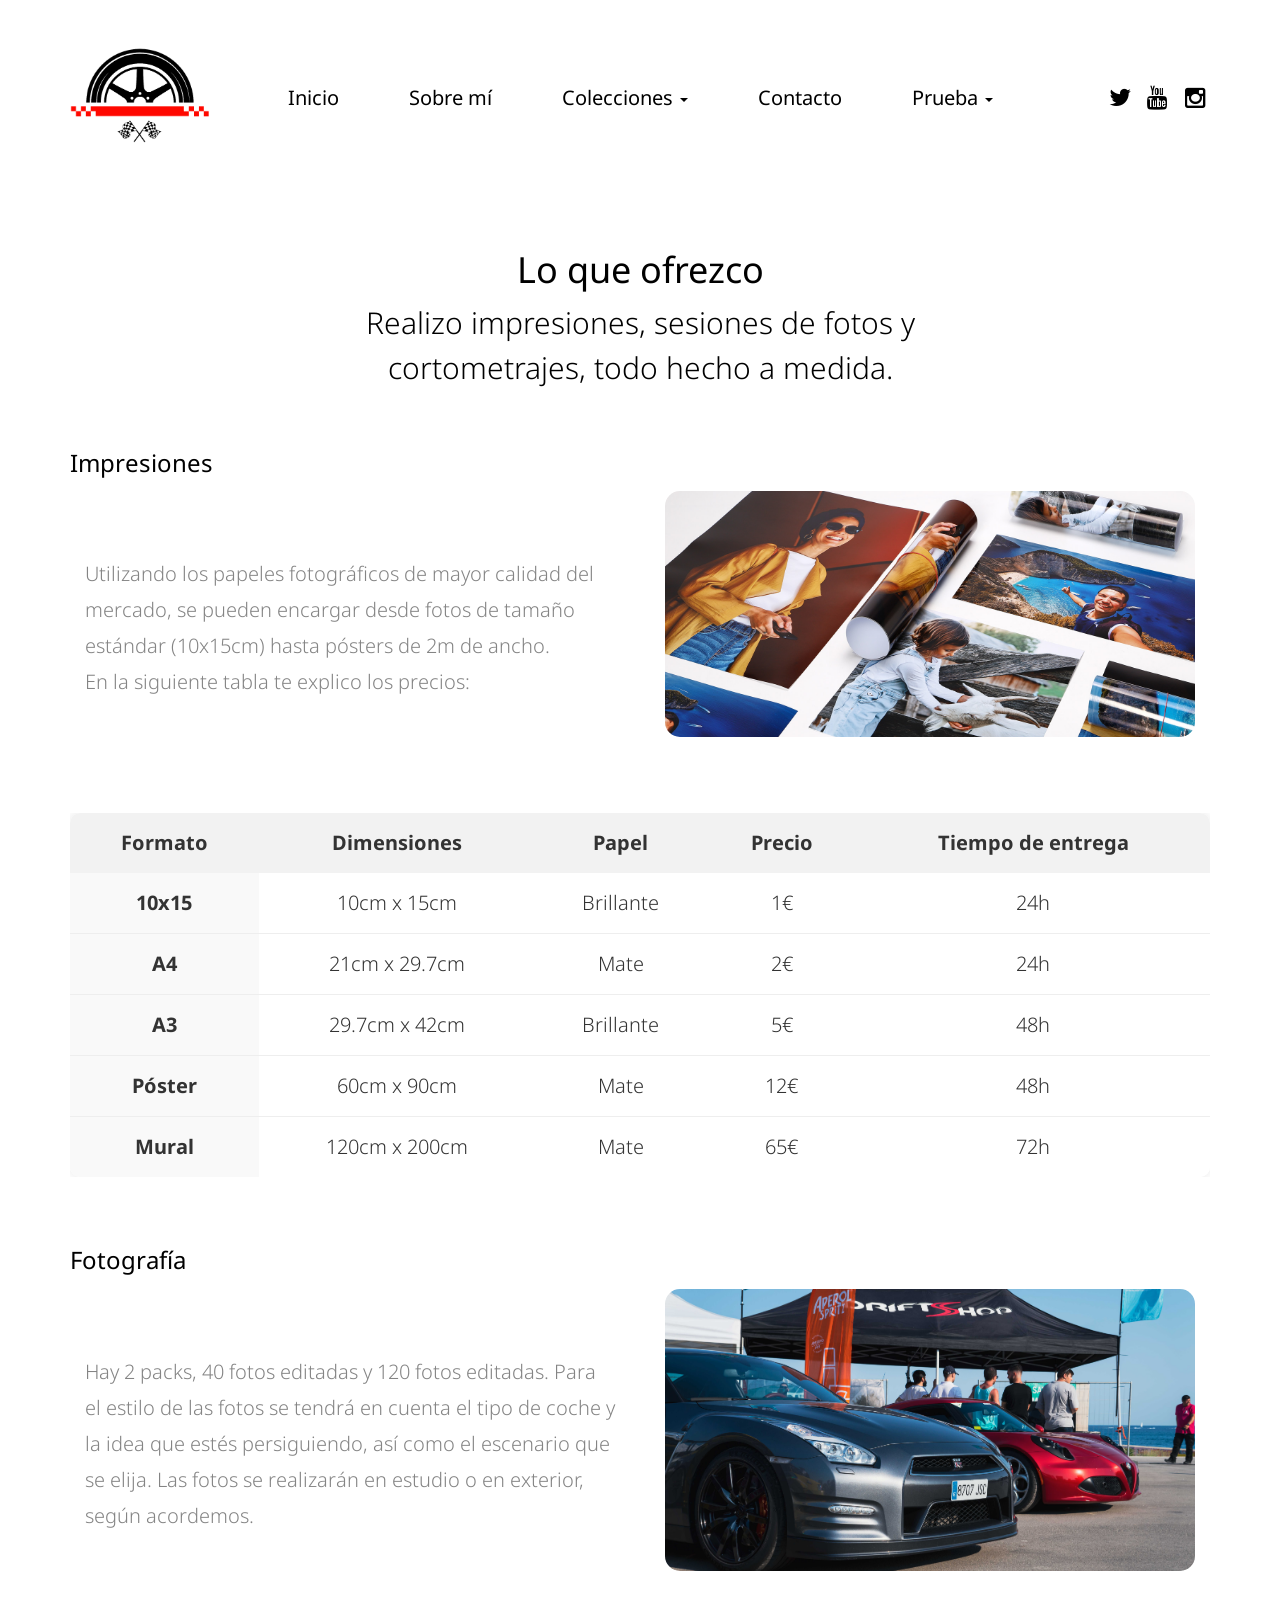
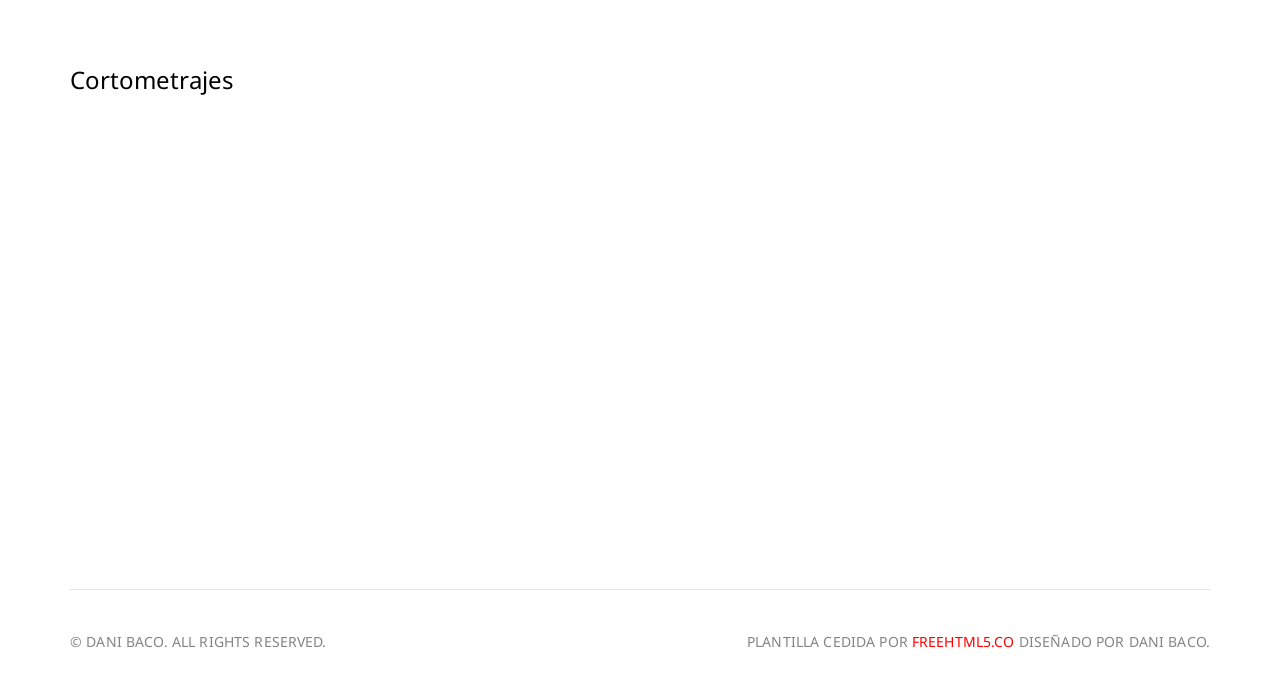
<file: app/html/servicios.html>
<!DOCTYPE html>
	<html lang="es">
	<head>
	<meta charset="utf-8">
	<meta http-equiv="X-UA-Compatible" content="IE=edge">
	<title>Servicios &mdash; Dani Baco</title>
	<meta name="viewport" content="width=device-width, initial-scale=1">
	<meta name="description" content="La página de Dani">
	<meta name="keywords" content="dani, fotos, coches, motos, eventos, carreras, exhibiciones">
	<meta name="author" content="Dani Baco">

	<link rel="shortcut icon" href="images/favicon.png">

	<link href="https://fonts.googleapis.com/css?family=Roboto+Slab:400,300,700%7CRoboto:300,400" rel="stylesheet">
	<link href="https://fonts.googleapis.com/css2?family=Noto+Sans:ital,wght@0,100..900;1,100..900&display=swap" rel="stylesheet">
	
	<!-- Animate.css -->
	<link rel="stylesheet" href="css/animate.css">
	<!-- Icomoon Icon Fonts-->
	<link rel="stylesheet" href="css/icomoon.css">
	<!-- Bootstrap  -->
	<link rel="stylesheet" href="css/bootstrap.css">

	<link rel="stylesheet" href="css/style.css">

	<script src="js/modernizr-2.6.2.min.js"></script>

	</head>
	<body>
	<div class="box-wrap">
		<header id="fh5co-header">
			<div class="container">
				<nav class="navbar navbar-default">
					<div class="row">
						<div class="col-md-3">
							<div class="fh5co-navbar-brand">
								<a class="fh5co-logo"><img src="images/Logo.png" alt="Closest Logo"></a>
							</div>
						</div>
						<div class="col-md-6">
							<ul class="nav text-center">
								<li><a href="index.html">Inicio</a></li>
								<li><a href="sobremi.html"><span>Sobre mí</span></a></li>
								<li class="dropdown"><a href="colecciones.html" class="dropdown-toggle" data-toggle="dropdown" role="button" aria-haspopup="true" aria-expanded="false">Colecciones <span class="caret"></span></a>
									<ul class="dropdown-menu">
									  <li><a href="colecciones.html">2024</a></li>
									  <li><a href="colecciones.html#2023">2023</a></li>
									  <li><a href="colecciones.html#2022">2022</a></li>
									  <li><a href="colecciones.html#2021">2021</a></li>
									</ul>
								</li>
								<li><a href="contacto.html">Contacto</a></li>
								<li class="dropdown"><a href="prueba.html" class="dropdown-toggle" data-toggle="dropdown" role="button" aria-haspopup="true" aria-expanded="false">Prueba <span class="caret"></span></a>
									<ul class="dropdown-menu">
									  <li><a href="prueba.html">Recuperación</a></li>
									</ul>
								</li>
							</ul>							  
						</div>
						<div class="col-md-3">
							<ul class="social">
								<li><a href="https://privatebin.net/?13ed080ce51d0604#8UHno7wTtVHEXLMSy5FXLDgLsZC6xnAX8kmAR6rvZycn" target="_blank"><i class="icon-twitter"></i></a></li>
								<li><a href="https://privatebin.net/?2b8b6370e062ff3b#BzZSAjqb8w3gEEkLJdinBwFgCVBXdN4u99arDRPjbb89" target="_blank"><i class="icon-youtube"></i></a></li>
								<li><a href="https://privatebin.net/?1936ba7b9bfd20f8#A8pybcdpcaMQrc8yHUFYkiFw5qffrrz9xyxGJB4pgZVf" target="_blank"><i class="icon-instagram"></i></a></li>
							</ul>
						</div>
					</div>
				</nav>
			</div>
		</header>

		<section id="intro">
			<div class="container">
				<div class="row">
					<div class="col-lg-6 col-lg-offset-3 col-md-8 col-md-offset-2 text-center">
						<div class="intro animate-box">
							<h1>Lo que ofrezco</h1>
							<h2>Realizo impresiones, sesiones de fotos y cortometrajes, todo hecho a medida.</h2>
						</div>
					</div>
				</div>
				<div class="row animate-box">
					<div class="col-md-12">
						<h3 id="impresiones" style="text-align: left; margin-top: 30px;">Impresiones</h3>
					</div>
				</div>
				<div class="row">
					<div class="col-md-12">
						<div class="about-flex animate-box impresiones-flex" style="margin-top: -30px;">
							<div class="about-text"><p>Utilizando los papeles fotográficos de mayor calidad del mercado, se pueden encargar desde fotos de tamaño estándar (10x15cm) hasta pósters de 2m de ancho.<br>En la siguiente tabla te explico los precios:</p></div>
							<div class="about-image"><img src="images/servicios/impresiones.jpg" alt="Descripción de la imagen"></div>
						</div>
					</div>
				</div>
				<div class="table-responsive">
				  <table class="custom-table animate-box">
					<thead>
					  <tr>
						<th>Formato</th>
						<th>Dimensiones</th>
						<th>Papel</th>
						<th>Precio</th>
						<th>Tiempo de entrega</th>
					  </tr>
					</thead>
					<tbody>
					  <tr>
						<td>10x15</td>
						<td>10cm x 15cm</td>
						<td>Brillante</td>
						<td>1€</td>
						<td>24h</td>
					  </tr>
					  <tr>
						<td>A4</td>
						<td>21cm x 29.7cm</td>
						<td>Mate</td>
						<td>2€</td>
						<td>24h</td>
					  </tr>
					  <tr>
						<td>A3</td>
						<td>29.7cm x 42cm</td>
						<td>Brillante</td>
						<td>5€</td>
						<td>48h</td>
					  </tr>
					  <tr>
						<td>Póster</td>
						<td>60cm x 90cm</td>
						<td>Mate</td>
						<td>12€</td>
						<td>48h</td>
					  </tr>
					  <tr>
						<td>Mural</td>
						<td>120cm x 200cm</td>
						<td>Mate</td>
						<td>65€</td>
						<td>72h</td>
					  </tr>
					</tbody>
				  </table>
				</div>
				<div class="row animate-box">
					<div class="col-md-12">
						<hr style="margin: 20px 0; border: none;">
						<h3 id="fotografia" style="text-align: left; margin-top: 50px;">Fotografía</h3>
					</div>
				</div>
				<div class="row">
					<div class="col-md-12">
						<div class="about-flex animate-box impresiones-flex" style="margin-top: -30px;">
							<div class="about-text"><p>Hay 2 packs, 40 fotos editadas y 120 fotos editadas. Para el estilo de las fotos se tendrá en cuenta el tipo de coche y la idea que estés persiguiendo, así como el escenario que se elija. Las fotos se realizarán en estudio o en exterior, según acordemos.</p></div>
							<div class="about-image"><img src="images/servicios/fotos.jpg" alt="Descripción de la imagen"></div>
						</div>
					</div>
				</div>
				<div class="row animate-box">
					<div class="col-md-12">
						<hr style="margin: 20px 0; border: none;">
						<h3 id="cortometrajes" style="text-align: left; margin-top: -30px;">Cortometrajes</h3>
					</div>
				</div>
				<div class="row">
					<div class="col-md-12">
						<div class="about-flex animate-box impresiones-flex" style="margin-top: -30px;">
							<div class="about-text" style="margin-top: 110px;"><p>Desde vídeos cortos para redes sociales hasta pequeñas películas de un festival. Trabajo con todo tipo de planos, aéreos, de seguimiento, slow motion, timelapse y fijos.</p></div>
							<div class="about-image"><img src="images/servicios/cortometrajes.JPG" alt="Descripción de la imagen"></div>
						</div>
					</div>
				</div>
			</div>
		</section>

		<footer id="footer">
			<div class="container">
				<div class="row">
					<div class="col-md-12 text-center ">
						<div class="footer-widget border">
							<p class="pull-left"><small>&copy; Dani Baco. All Rights Reserved.</small></p>
							<p class="pull-right"><small> Plantilla cedida por  <a href="http://freehtml5.co/" target="_blank">freehtml5.co</a>    Diseñado por Dani Baco.</small></p>
						</div>
					</div>
				</div>
			</div>
		</footer>
	</div>
	
	<!-- jQuery -->
	<script src="js/jquery.min.js"></script>
	<!-- jQuery Easing -->
	<script src="js/jquery.easing.1.3.js"></script>
	<!-- Bootstrap -->
	<script src="js/bootstrap.min.js"></script>
	<!-- Waypoints -->
	<script src="js/jquery.waypoints.min.js"></script>

	<!-- Main JS (Do not remove) -->
	<script src="js/main.js"></script>

	</body>
</html>
</file>
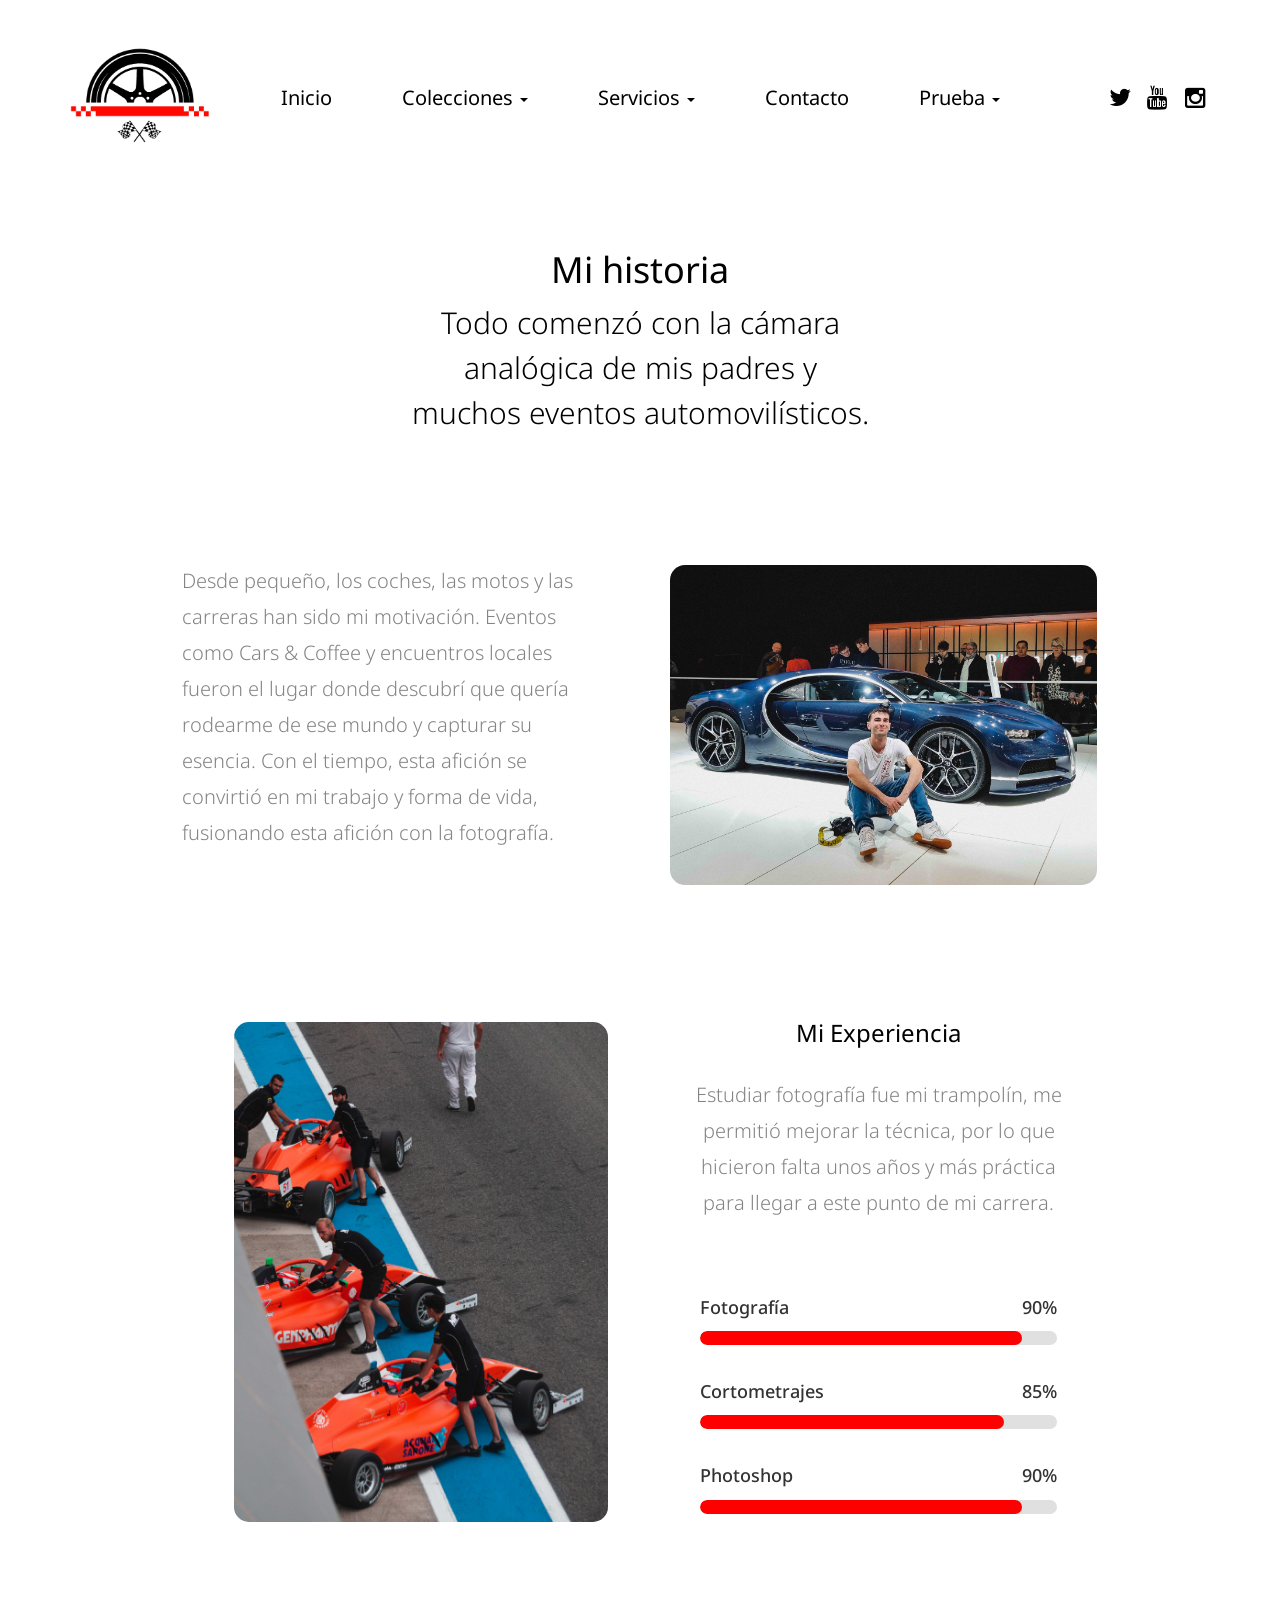
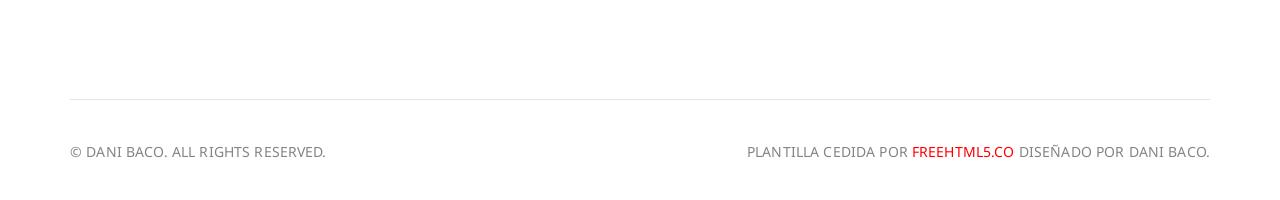
<file: app/html/sobremi.html>
<!DOCTYPE html>
	<html lang="es">
	<head>
	<meta charset="utf-8">
	<meta http-equiv="X-UA-Compatible" content="IE=edge">
	<title>Sobre Mí &mdash; Dani Baco</title>
	<meta name="viewport" content="width=device-width, initial-scale=1">
	<meta name="description" content="La página de Dani">
	<meta name="keywords" content="dani, fotos, coches, motos, eventos, carreras, exhibiciones">
	<meta name="author" content="Dani Baco">

	<link rel="shortcut icon" href="images/favicon.png">

	<link href="https://fonts.googleapis.com/css?family=Roboto+Slab:400,300,700%7CRoboto:300,400" rel="stylesheet">
	<link href="https://fonts.googleapis.com/css2?family=Noto+Sans:ital,wght@0,100..900;1,100..900&display=swap" rel="stylesheet">
	
	<!-- Animate.css -->
	<link rel="stylesheet" href="css/animate.css">
	<!-- Icomoon Icon Fonts-->
	<link rel="stylesheet" href="css/icomoon.css">
	<!-- Bootstrap  -->
	<link rel="stylesheet" href="css/bootstrap.css">

	<link rel="stylesheet" href="css/style.css">

	<script src="js/modernizr-2.6.2.min.js"></script>

	</head>
	<body>
	<div class="box-wrap">
		<header id="fh5co-header">
			<div class="container">
				<nav class="navbar navbar-default">
					<div class="row">
						<div class="col-md-3">
							<div class="fh5co-navbar-brand">
								<a class="fh5co-logo"><img src="images/Logo.png" alt="Closest Logo"></a>
							</div>
						</div>
						<div class="col-md-6">
							<ul class="nav text-center">
								<li><a href="index.html">Inicio</a></li>
								<li class="dropdown"><a href="colecciones.html" class="dropdown-toggle" data-toggle="dropdown" role="button" aria-haspopup="true" aria-expanded="false">Colecciones <span class="caret"></span></a>
									<ul class="dropdown-menu">
									  <li><a href="colecciones.html">2024</a></li>
									  <li><a href="colecciones.html#2023">2023</a></li>
									  <li><a href="colecciones.html#2022">2022</a></li>
									  <li><a href="colecciones.html#2021">2021</a></li>
									</ul>
								</li>
								<li class="dropdown"><a href="servicios.html" class="dropdown-toggle" data-toggle="dropdown" role="button" aria-haspopup="true" aria-expanded="false">Servicios <span class="caret"></span></a>
									<ul class="dropdown-menu">
									  <li><a href="servicios.html">Impresiones</a></li>
									  <li><a href="servicios.html#fotografia">Fotografía</a></li>
									  <li><a href="servicios.html#cortometrajes">Cortometrajes</a></li>
									</ul>
								</li>
								<li><a href="contacto.html">Contacto</a></li>
								<li class="dropdown"><a href="prueba.html" class="dropdown-toggle" data-toggle="dropdown" role="button" aria-haspopup="true" aria-expanded="false">Prueba <span class="caret"></span></a>
									<ul class="dropdown-menu">
									  <li><a href="prueba.html">Recuperación</a></li>
									</ul>
								</li>
							</ul>							  
						</div>
						<div class="col-md-3">
							<ul class="social">
								<li><a href="https://privatebin.net/?13ed080ce51d0604#8UHno7wTtVHEXLMSy5FXLDgLsZC6xnAX8kmAR6rvZycn" target="_blank"><i class="icon-twitter"></i></a></li>
								<li><a href="https://privatebin.net/?2b8b6370e062ff3b#BzZSAjqb8w3gEEkLJdinBwFgCVBXdN4u99arDRPjbb89" target="_blank"><i class="icon-youtube"></i></a></li>
								<li><a href="https://privatebin.net/?1936ba7b9bfd20f8#A8pybcdpcaMQrc8yHUFYkiFw5qffrrz9xyxGJB4pgZVf" target="_blank"><i class="icon-instagram"></i></a></li>
							</ul>
						</div>
					</div>
				</nav>
			</div>
		</header>

		<section id="intro">
			<div class="container">
				<div class="row">
					<div class="col-lg-6 col-lg-offset-3 col-md-8 col-md-offset-2 text-center">
						<div class="intro animate-box">
							<h1>Mi historia</h1>
							<h2>Todo comenzó con la cámara<br>analógica de mis padres y<br>muchos eventos automovilísticos.</h2>
						</div>
					</div>
				</div>
				<div class="row">
					<div class="col-md-10 col-md-offset-1">
						<div class="about-flex animate-box">
							<div class="about-text" style="margin-top: -5px;"><p>Desde pequeño, los coches, las motos y las carreras han sido mi motivación. Eventos como Cars & Coffee y encuentros locales fueron el lugar donde descubrí que quería rodearme de ese mundo y capturar su esencia. Con el tiempo, esta afición se convirtió en mi trabajo y forma de vida, fusionando esta afición con la fotografía.</p></div>
							<div class="about-image"><img src="images/sobremi/sobremi1.jpg" alt="Descripción de la imagen"></div>
						</div>
					</div>
				</div>
				<div class="row">
					<div class="col-md-10 col-md-offset-1">
					  <div class="about-flex reverse animate-box">
						<div class="about-image">
						  <img src="images/sobremi/sobremi2.jpg" alt="Descripción de la imagen">
						</div>
						<div class="about-text">
						  <h3>Mi Experiencia</h3>
						  <p>Estudiar fotografía fue mi trampolín, me permitió mejorar la técnica, por lo que hicieron falta unos años y más práctica para llegar a este punto de mi carrera.</p>
						  <div class="skills-section">
							<div class="skill">
							  <div class="skill-header">
								<span>Fotografía</span>
								<span class="skill-percentage">90%</span>
							  </div>
							  <div class="skill-bar">
								<div class="skill-fill" style="width: 90%;"></div>
							  </div>
							</div>
							<div class="skill">
							  <div class="skill-header">
								<span>Cortometrajes</span>
								<span class="skill-percentage">85%</span>
							  </div>
							  <div class="skill-bar">
								<div class="skill-fill" style="width: 85%;"></div>
							  </div>
							</div>
							<div class="skill">
							  <div class="skill-header">
								<span>Photoshop</span>
								<span class="skill-percentage">90%</span>
							  </div>
							  <div class="skill-bar">
								<div class="skill-fill" style="width: 90%;"></div>
							  </div>
							</div>
						  </div>						  
						</div>
					  </div>
					</div>
				</div>				  
			</div>
		</section>

		<footer id="footer">
			<div class="container">
				<div class="row">
					<div class="col-md-12 text-center ">
						<div class="footer-widget border">
							<p class="pull-left"><small>&copy; Dani Baco. All Rights Reserved.</small></p>
							<p class="pull-right"><small> Plantilla cedida por  <a href="http://freehtml5.co/" target="_blank">freehtml5.co</a>    Diseñado por Dani Baco.</small></p>
						</div>
					</div>
				</div>
			</div>
		</footer>
	</div>
	
	<!-- jQuery -->
	<script src="js/jquery.min.js"></script>
	<!-- jQuery Easing -->
	<script src="js/jquery.easing.1.3.js"></script>
	<!-- Bootstrap -->
	<script src="js/bootstrap.min.js"></script>
	<!-- Waypoints -->
	<script src="js/jquery.waypoints.min.js"></script>

	<!-- Main JS (Do not remove) -->
	<script src="js/main.js"></script>

	</body>
</html>
</file>
<file: app/html/css/icomoon.css>
@font-face {
	font-family: 'icomoon';
	src:url('../fonts/icomoon/icomoon.eot?qtatmt');
	src:url('../fonts/icomoon/icomoon.eot?qtatmt#iefix') format('embedded-opentype'),
		url('../fonts/icomoon/icomoon.ttf?qtatmt') format('truetype'),
		url('../fonts/icomoon/icomoon.woff?qtatmt') format('woff'),
		url('../fonts/icomoon/icomoon.svg?qtatmt#icomoon') format('svg');
	font-weight: normal;
	font-style: normal;
}

[class^="icon-"], [class*=" icon-"] {
	font-family: 'icomoon';
	speak: none;
	font-style: normal;
	font-weight: normal;
	font-variant: normal;
	text-transform: none;
	line-height: 1;

	/* Better Font Rendering =========== */
	-webkit-font-smoothing: antialiased;
	-moz-osx-font-smoothing: grayscale;
}

.icon-glass:before {
	content: "\f000";
}
.icon-music:before {
	content: "\f001";
}
.icon-search2:before {
	content: "\f002";
}
.icon-envelope-o:before {
	content: "\f003";
}
.icon-heart:before {
	content: "\f004";
}
.icon-star:before {
	content: "\f005";
}
.icon-star-o:before {
	content: "\f006";
}
.icon-user:before {
	content: "\f007";
}
.icon-film:before {
	content: "\f008";
}
.icon-th-large:before {
	content: "\f009";
}
.icon-th:before {
	content: "\f00a";
}
.icon-th-list:before {
	content: "\f00b";
}
.icon-check:before {
	content: "\f00c";
}
.icon-close:before {
	content: "\f00d";
}
.icon-remove:before {
	content: "\f00d";
}
.icon-times:before {
	content: "\f00d";
}
.icon-search-plus:before {
	content: "\f00e";
}
.icon-search-minus:before {
	content: "\f010";
}
.icon-power-off:before {
	content: "\f011";
}
.icon-signal:before {
	content: "\f012";
}
.icon-cog:before {
	content: "\f013";
}
.icon-gear:before {
	content: "\f013";
}
.icon-trash-o:before {
	content: "\f014";
}
.icon-home:before {
	content: "\f015";
}
.icon-file-o:before {
	content: "\f016";
}
.icon-clock-o:before {
	content: "\f017";
}
.icon-road:before {
	content: "\f018";
}
.icon-download:before {
	content: "\f019";
}
.icon-arrow-circle-o-down:before {
	content: "\f01a";
}
.icon-arrow-circle-o-up:before {
	content: "\f01b";
}
.icon-inbox:before {
	content: "\f01c";
}
.icon-play-circle-o:before {
	content: "\f01d";
}
.icon-repeat2:before {
	content: "\f01e";
}
.icon-rotate-right:before {
	content: "\f01e";
}
.icon-refresh:before {
	content: "\f021";
}
.icon-list-alt:before {
	content: "\f022";
}
.icon-lock:before {
	content: "\f023";
}
.icon-flag:before {
	content: "\f024";
}
.icon-headphones:before {
	content: "\f025";
}
.icon-volume-off:before {
	content: "\f026";
}
.icon-volume-down:before {
	content: "\f027";
}
.icon-volume-up:before {
	content: "\f028";
}
.icon-qrcode:before {
	content: "\f029";
}
.icon-barcode:before {
	content: "\f02a";
}
.icon-tag:before {
	content: "\f02b";
}
.icon-tags:before {
	content: "\f02c";
}
.icon-book:before {
	content: "\f02d";
}
.icon-bookmark:before {
	content: "\f02e";
}
.icon-print:before {
	content: "\f02f";
}
.icon-camera:before {
	content: "\f030";
}
.icon-font:before {
	content: "\f031";
}
.icon-bold:before {
	content: "\f032";
}
.icon-italic:before {
	content: "\f033";
}
.icon-text-height:before {
	content: "\f034";
}
.icon-text-width:before {
	content: "\f035";
}
.icon-align-left:before {
	content: "\f036";
}
.icon-align-center2:before {
	content: "\f037";
}
.icon-align-right:before {
	content: "\f038";
}
.icon-align-justify2:before {
	content: "\f039";
}
.icon-list:before {
	content: "\f03a";
}
.icon-dedent:before {
	content: "\f03b";
}
.icon-outdent:before {
	content: "\f03b";
}
.icon-indent:before {
	content: "\f03c";
}
.icon-video-camera:before {
	content: "\f03d";
}
.icon-image:before {
	content: "\f03e";
}
.icon-photo:before {
	content: "\f03e";
}
.icon-picture-o:before {
	content: "\f03e";
}
.icon-pencil:before {
	content: "\f040";
}
.icon-map-marker:before {
	content: "\f041";
}
.icon-adjust:before {
	content: "\f042";
}
.icon-tint:before {
	content: "\f043";
}
.icon-edit:before {
	content: "\f044";
}
.icon-pencil-square-o:before {
	content: "\f044";
}
.icon-share-square-o:before {
	content: "\f045";
}
.icon-check-square-o:before {
	content: "\f046";
}
.icon-arrows:before {
	content: "\f047";
}
.icon-step-backward:before {
	content: "\f048";
}
.icon-fast-backward:before {
	content: "\f049";
}
.icon-backward:before {
	content: "\f04a";
}
.icon-play2:before {
	content: "\f04b";
}
.icon-pause2:before {
	content: "\f04c";
}
.icon-stop2:before {
	content: "\f04d";
}
.icon-forward:before {
	content: "\f04e";
}
.icon-fast-forward2:before {
	content: "\f050";
}
.icon-step-forward:before {
	content: "\f051";
}
.icon-eject:before {
	content: "\f052";
}
.icon-chevron-left:before {
	content: "\f053";
}
.icon-chevron-right:before {
	content: "\f054";
}
.icon-plus-circle:before {
	content: "\f055";
}
.icon-minus-circle:before {
	content: "\f056";
}
.icon-times-circle:before {
	content: "\f057";
}
.icon-check-circle:before {
	content: "\f058";
}
.icon-question-circle:before {
	content: "\f059";
}
.icon-info-circle:before {
	content: "\f05a";
}
.icon-crosshairs:before {
	content: "\f05b";
}
.icon-times-circle-o:before {
	content: "\f05c";
}
.icon-check-circle-o:before {
	content: "\f05d";
}
.icon-ban2:before {
	content: "\f05e";
}
.icon-arrow-left:before {
	content: "\f060";
}
.icon-arrow-right:before {
	content: "\f061";
}
.icon-arrow-up:before {
	content: "\f062";
}
.icon-arrow-down:before {
	content: "\f063";
}
.icon-mail-forward:before {
	content: "\f064";
}
.icon-share:before {
	content: "\f064";
}
.icon-expand2:before {
	content: "\f065";
}
.icon-compress:before {
	content: "\f066";
}
.icon-plus:before {
	content: "\f067";
}
.icon-minus:before {
	content: "\f068";
}
.icon-asterisk:before {
	content: "\f069";
}
.icon-exclamation-circle:before {
	content: "\f06a";
}
.icon-gift:before {
	content: "\f06b";
}
.icon-leaf:before {
	content: "\f06c";
}
.icon-fire:before {
	content: "\f06d";
}
.icon-eye:before {
	content: "\f06e";
}
.icon-eye-slash:before {
	content: "\f070";
}
.icon-exclamation-triangle:before {
	content: "\f071";
}
.icon-warning:before {
	content: "\f071";
}
.icon-plane:before {
	content: "\f072";
}
.icon-calendar:before {
	content: "\f073";
}
.icon-random:before {
	content: "\f074";
}
.icon-comment:before {
	content: "\f075";
}
.icon-magnet:before {
	content: "\f076";
}
.icon-chevron-up:before {
	content: "\f077";
}
.icon-chevron-down:before {
	content: "\f078";
}
.icon-retweet:before {
	content: "\f079";
}
.icon-shopping-cart:before {
	content: "\f07a";
}
.icon-folder:before {
	content: "\f07b";
}
.icon-folder-open:before {
	content: "\f07c";
}
.icon-arrows-v:before {
	content: "\f07d";
}
.icon-arrows-h:before {
	content: "\f07e";
}
.icon-bar-chart:before {
	content: "\f080";
}
.icon-bar-chart-o:before {
	content: "\f080";
}
.icon-twitter-square:before {
	content: "\f081";
}
.icon-facebook-square:before {
	content: "\f082";
}
.icon-camera-retro:before {
	content: "\f083";
}
.icon-key:before {
	content: "\f084";
}
.icon-cogs:before {
	content: "\f085";
}
.icon-gears:before {
	content: "\f085";
}
.icon-comments:before {
	content: "\f086";
}
.icon-thumbs-o-up:before {
	content: "\f087";
}
.icon-thumbs-o-down:before {
	content: "\f088";
}
.icon-star-half:before {
	content: "\f089";
}
.icon-heart-o:before {
	content: "\f08a";
}
.icon-sign-out:before {
	content: "\f08b";
}
.icon-linkedin-square:before {
	content: "\f08c";
}
.icon-thumb-tack:before {
	content: "\f08d";
}
.icon-external-link:before {
	content: "\f08e";
}
.icon-sign-in:before {
	content: "\f090";
}
.icon-trophy:before {
	content: "\f091";
}
.icon-github-square:before {
	content: "\f092";
}
.icon-upload:before {
	content: "\f093";
}
.icon-lemon-o:before {
	content: "\f094";
}
.icon-phone:before {
	content: "\f095";
}
.icon-square-o:before {
	content: "\f096";
}
.icon-bookmark-o:before {
	content: "\f097";
}
.icon-phone-square:before {
	content: "\f098";
}
.icon-twitter:before {
	content: "\f099";
}
.icon-facebook:before {
	content: "\f09a";
}
.icon-facebook-f:before {
	content: "\f09a";
}
.icon-github:before {
	content: "\f09b";
}
.icon-unlock2:before {
	content: "\f09c";
}
.icon-credit-card:before {
	content: "\f09d";
}
.icon-feed:before {
	content: "\f09e";
}
.icon-rss:before {
	content: "\f09e";
}
.icon-hdd-o:before {
	content: "\f0a0";
}
.icon-bullhorn:before {
	content: "\f0a1";
}
.icon-bell-o:before {
	content: "\f0a2";
}
.icon-certificate:before {
	content: "\f0a3";
}
.icon-hand-o-right:before {
	content: "\f0a4";
}
.icon-hand-o-left:before {
	content: "\f0a5";
}
.icon-hand-o-up:before {
	content: "\f0a6";
}
.icon-hand-o-down:before {
	content: "\f0a7";
}
.icon-arrow-circle-left:before {
	content: "\f0a8";
}
.icon-arrow-circle-right:before {
	content: "\f0a9";
}
.icon-arrow-circle-up:before {
	content: "\f0aa";
}
.icon-arrow-circle-down:before {
	content: "\f0ab";
}
.icon-globe:before {
	content: "\f0ac";
}
.icon-wrench:before {
	content: "\f0ad";
}
.icon-tasks:before {
	content: "\f0ae";
}
.icon-filter:before {
	content: "\f0b0";
}
.icon-briefcase:before {
	content: "\f0b1";
}
.icon-arrows-alt:before {
	content: "\f0b2";
}
.icon-group:before {
	content: "\f0c0";
}
.icon-users:before {
	content: "\f0c0";
}
.icon-chain:before {
	content: "\f0c1";
}
.icon-link:before {
	content: "\f0c1";
}
.icon-cloud:before {
	content: "\f0c2";
}
.icon-flask:before {
	content: "\f0c3";
}
.icon-cut:before {
	content: "\f0c4";
}
.icon-scissors:before {
	content: "\f0c4";
}
.icon-copy:before {
	content: "\f0c5";
}
.icon-files-o:before {
	content: "\f0c5";
}
.icon-paperclip:before {
	content: "\f0c6";
}
.icon-floppy-o:before {
	content: "\f0c7";
}
.icon-save:before {
	content: "\f0c7";
}
.icon-square:before {
	content: "\f0c8";
}
.icon-bars:before {
	content: "\f0c9";
}
.icon-navicon:before {
	content: "\f0c9";
}
.icon-reorder:before {
	content: "\f0c9";
}
.icon-list-ul:before {
	content: "\f0ca";
}
.icon-list-ol:before {
	content: "\f0cb";
}
.icon-strikethrough:before {
	content: "\f0cc";
}
.icon-underline:before {
	content: "\f0cd";
}
.icon-table:before {
	content: "\f0ce";
}
.icon-magic:before {
	content: "\f0d0";
}
.icon-truck:before {
	content: "\f0d1";
}
.icon-pinterest:before {
	content: "\f0d2";
}
.icon-pinterest-square:before {
	content: "\f0d3";
}
.icon-google-plus-square:before {
	content: "\f0d4";
}
.icon-google-plus:before {
	content: "\f0d5";
}
.icon-money:before {
	content: "\f0d6";
}
.icon-caret-down:before {
	content: "\f0d7";
}
.icon-caret-up:before {
	content: "\f0d8";
}
.icon-caret-left:before {
	content: "\f0d9";
}
.icon-caret-right:before {
	content: "\f0da";
}
.icon-columns2:before {
	content: "\f0db";
}
.icon-sort:before {
	content: "\f0dc";
}
.icon-unsorted:before {
	content: "\f0dc";
}
.icon-sort-desc:before {
	content: "\f0dd";
}
.icon-sort-down:before {
	content: "\f0dd";
}
.icon-sort-asc:before {
	content: "\f0de";
}
.icon-sort-up:before {
	content: "\f0de";
}
.icon-envelope:before {
	content: "\f0e0";
}
.icon-linkedin:before {
	content: "\f0e1";
}
.icon-rotate-left:before {
	content: "\f0e2";
}
.icon-undo:before {
	content: "\f0e2";
}
.icon-gavel:before {
	content: "\f0e3";
}
.icon-legal:before {
	content: "\f0e3";
}
.icon-dashboard:before {
	content: "\f0e4";
}
.icon-tachometer:before {
	content: "\f0e4";
}
.icon-comment-o:before {
	content: "\f0e5";
}
.icon-comments-o:before {
	content: "\f0e6";
}
.icon-bolt:before {
	content: "\f0e7";
}
.icon-flash:before {
	content: "\f0e7";
}
.icon-sitemap:before {
	content: "\f0e8";
}
.icon-umbrella2:before {
	content: "\f0e9";
}
.icon-clipboard:before {
	content: "\f0ea";
}
.icon-paste:before {
	content: "\f0ea";
}
.icon-lightbulb-o:before {
	content: "\f0eb";
}
.icon-exchange:before {
	content: "\f0ec";
}
.icon-cloud-download2:before {
	content: "\f0ed";
}
.icon-cloud-upload2:before {
	content: "\f0ee";
}
.icon-user-md:before {
	content: "\f0f0";
}
.icon-stethoscope:before {
	content: "\f0f1";
}
.icon-suitcase:before {
	content: "\f0f2";
}
.icon-bell:before {
	content: "\f0f3";
}
.icon-coffee:before {
	content: "\f0f4";
}
.icon-cutlery:before {
	content: "\f0f5";
}
.icon-file-text-o:before {
	content: "\f0f6";
}
.icon-building-o:before {
	content: "\f0f7";
}
.icon-hospital-o:before {
	content: "\f0f8";
}
.icon-ambulance:before {
	content: "\f0f9";
}
.icon-medkit:before {
	content: "\f0fa";
}
.icon-fighter-jet:before {
	content: "\f0fb";
}
.icon-beer:before {
	content: "\f0fc";
}
.icon-h-square:before {
	content: "\f0fd";
}
.icon-plus-square:before {
	content: "\f0fe";
}
.icon-angle-double-left:before {
	content: "\f100";
}
.icon-angle-double-right:before {
	content: "\f101";
}
.icon-angle-double-up:before {
	content: "\f102";
}
.icon-angle-double-down:before {
	content: "\f103";
}
.icon-angle-left:before {
	content: "\f104";
}
.icon-angle-right:before {
	content: "\f105";
}
.icon-angle-up:before {
	content: "\f106";
}
.icon-angle-down:before {
	content: "\f107";
}
.icon-desktop:before {
	content: "\f108";
}
.icon-laptop:before {
	content: "\f109";
}
.icon-tablet:before {
	content: "\f10a";
}
.icon-mobile:before {
	content: "\f10b";
}
.icon-mobile-phone:before {
	content: "\f10b";
}
.icon-circle-o:before {
	content: "\f10c";
}
.icon-quote-left:before {
	content: "\f10d";
}
.icon-quote-right:before {
	content: "\f10e";
}
.icon-spinner:before {
	content: "\f110";
}
.icon-circle:before {
	content: "\f111";
}
.icon-mail-reply:before {
	content: "\f112";
}
.icon-reply:before {
	content: "\f112";
}
.icon-github-alt:before {
	content: "\f113";
}
.icon-folder-o:before {
	content: "\f114";
}
.icon-folder-open-o:before {
	content: "\f115";
}
.icon-smile-o:before {
	content: "\f118";
}
.icon-frown-o:before {
	content: "\f119";
}
.icon-meh-o:before {
	content: "\f11a";
}
.icon-gamepad:before {
	content: "\f11b";
}
.icon-keyboard-o:before {
	content: "\f11c";
}
.icon-flag-o:before {
	content: "\f11d";
}
.icon-flag-checkered:before {
	content: "\f11e";
}
.icon-terminal:before {
	content: "\f120";
}
.icon-code:before {
	content: "\f121";
}
.icon-mail-reply-all:before {
	content: "\f122";
}
.icon-reply-all:before {
	content: "\f122";
}
.icon-star-half-empty:before {
	content: "\f123";
}
.icon-star-half-full:before {
	content: "\f123";
}
.icon-star-half-o:before {
	content: "\f123";
}
.icon-location-arrow:before {
	content: "\f124";
}
.icon-crop:before {
	content: "\f125";
}
.icon-code-fork:before {
	content: "\f126";
}
.icon-chain-broken:before {
	content: "\f127";
}
.icon-unlink:before {
	content: "\f127";
}
.icon-question:before {
	content: "\f128";
}
.icon-info:before {
	content: "\f129";
}
.icon-exclamation:before {
	content: "\f12a";
}
.icon-superscript:before {
	content: "\f12b";
}
.icon-subscript:before {
	content: "\f12c";
}
.icon-eraser:before {
	content: "\f12d";
}
.icon-puzzle-piece:before {
	content: "\f12e";
}
.icon-microphone2:before {
	content: "\f130";
}
.icon-microphone-slash:before {
	content: "\f131";
}
.icon-shield:before {
	content: "\f132";
}
.icon-calendar-o:before {
	content: "\f133";
}
.icon-fire-extinguisher:before {
	content: "\f134";
}
.icon-rocket:before {
	content: "\f135";
}
.icon-maxcdn:before {
	content: "\f136";
}
.icon-chevron-circle-left:before {
	content: "\f137";
}
.icon-chevron-circle-right:before {
	content: "\f138";
}
.icon-chevron-circle-up:before {
	content: "\f139";
}
.icon-chevron-circle-down:before {
	content: "\f13a";
}
.icon-html5:before {
	content: "\f13b";
}
.icon-css3:before {
	content: "\f13c";
}
.icon-anchor2:before {
	content: "\f13d";
}
.icon-unlock-alt:before {
	content: "\f13e";
}
.icon-bullseye:before {
	content: "\f140";
}
.icon-ellipsis-h:before {
	content: "\f141";
}
.icon-ellipsis-v:before {
	content: "\f142";
}
.icon-rss-square:before {
	content: "\f143";
}
.icon-play-circle:before {
	content: "\f144";
}
.icon-ticket:before {
	content: "\f145";
}
.icon-minus-square:before {
	content: "\f146";
}
.icon-minus-square-o:before {
	content: "\f147";
}
.icon-level-up:before {
	content: "\f148";
}
.icon-level-down:before {
	content: "\f149";
}
.icon-check-square:before {
	content: "\f14a";
}
.icon-pencil-square:before {
	content: "\f14b";
}
.icon-external-link-square:before {
	content: "\f14c";
}
.icon-share-square:before {
	content: "\f14d";
}
.icon-compass:before {
	content: "\f14e";
}
.icon-caret-square-o-down:before {
	content: "\f150";
}
.icon-toggle-down:before {
	content: "\f150";
}
.icon-caret-square-o-up:before {
	content: "\f151";
}
.icon-toggle-up:before {
	content: "\f151";
}
.icon-caret-square-o-right:before {
	content: "\f152";
}
.icon-toggle-right:before {
	content: "\f152";
}
.icon-eur:before {
	content: "\f153";
}
.icon-euro:before {
	content: "\f153";
}
.icon-gbp:before {
	content: "\f154";
}
.icon-dollar:before {
	content: "\f155";
}
.icon-usd:before {
	content: "\f155";
}
.icon-inr:before {
	content: "\f156";
}
.icon-rupee:before {
	content: "\f156";
}
.icon-cny:before {
	content: "\f157";
}
.icon-jpy:before {
	content: "\f157";
}
.icon-rmb:before {
	content: "\f157";
}
.icon-yen:before {
	content: "\f157";
}
.icon-rouble:before {
	content: "\f158";
}
.icon-rub:before {
	content: "\f158";
}
.icon-ruble:before {
	content: "\f158";
}
.icon-krw:before {
	content: "\f159";
}
.icon-won:before {
	content: "\f159";
}
.icon-bitcoin:before {
	content: "\f15a";
}
.icon-btc:before {
	content: "\f15a";
}
.icon-file2:before {
	content: "\f15b";
}
.icon-file-text:before {
	content: "\f15c";
}
.icon-sort-alpha-asc:before {
	content: "\f15d";
}
.icon-sort-alpha-desc:before {
	content: "\f15e";
}
.icon-sort-amount-asc:before {
	content: "\f160";
}
.icon-sort-amount-desc:before {
	content: "\f161";
}
.icon-sort-numeric-asc:before {
	content: "\f162";
}
.icon-sort-numeric-desc:before {
	content: "\f163";
}
.icon-thumbs-up:before {
	content: "\f164";
}
.icon-thumbs-down:before {
	content: "\f165";
}
.icon-youtube-square:before {
	content: "\f166";
}
.icon-youtube:before {
	content: "\f167";
}
.icon-xing:before {
	content: "\f168";
}
.icon-xing-square:before {
	content: "\f169";
}
.icon-youtube-play:before {
	content: "\f16a";
}
.icon-dropbox:before {
	content: "\f16b";
}
.icon-stack-overflow:before {
	content: "\f16c";
}
.icon-instagram:before {
	content: "\f16d";
}
.icon-flickr:before {
	content: "\f16e";
}
.icon-adn:before {
	content: "\f170";
}
.icon-bitbucket:before {
	content: "\f171";
}
.icon-bitbucket-square:before {
	content: "\f172";
}
.icon-tumblr:before {
	content: "\f173";
}
.icon-tumblr-square:before {
	content: "\f174";
}
.icon-long-arrow-down:before {
	content: "\f175";
}
.icon-long-arrow-up:before {
	content: "\f176";
}
.icon-long-arrow-left:before {
	content: "\f177";
}
.icon-long-arrow-right:before {
	content: "\f178";
}
.icon-apple:before {
	content: "\f179";
}
.icon-windows:before {
	content: "\f17a";
}
.icon-android:before {
	content: "\f17b";
}
.icon-linux:before {
	content: "\f17c";
}
.icon-dribbble:before {
	content: "\f17d";
}
.icon-skype:before {
	content: "\f17e";
}
.icon-foursquare:before {
	content: "\f180";
}
.icon-trello:before {
	content: "\f181";
}
.icon-female:before {
	content: "\f182";
}
.icon-male:before {
	content: "\f183";
}
.icon-gittip:before {
	content: "\f184";
}
.icon-gratipay:before {
	content: "\f184";
}
.icon-sun-o:before {
	content: "\f185";
}
.icon-moon-o:before {
	content: "\f186";
}
.icon-archive:before {
	content: "\f187";
}
.icon-bug:before {
	content: "\f188";
}
.icon-vk:before {
	content: "\f189";
}
.icon-weibo:before {
	content: "\f18a";
}
.icon-renren:before {
	content: "\f18b";
}
.icon-pagelines:before {
	content: "\f18c";
}
.icon-stack-exchange:before {
	content: "\f18d";
}
.icon-arrow-circle-o-right:before {
	content: "\f18e";
}
.icon-arrow-circle-o-left:before {
	content: "\f190";
}
.icon-caret-square-o-left:before {
	content: "\f191";
}
.icon-toggle-left:before {
	content: "\f191";
}
.icon-dot-circle-o:before {
	content: "\f192";
}
.icon-wheelchair:before {
	content: "\f193";
}
.icon-vimeo-square:before {
	content: "\f194";
}
.icon-try:before {
	content: "\f195";
}
.icon-turkish-lira:before {
	content: "\f195";
}
.icon-plus-square-o:before {
	content: "\f196";
}
.icon-space-shuttle:before {
	content: "\f197";
}
.icon-slack:before {
	content: "\f198";
}
.icon-envelope-square:before {
	content: "\f199";
}
.icon-wordpress:before {
	content: "\f19a";
}
.icon-openid:before {
	content: "\f19b";
}
.icon-bank:before {
	content: "\f19c";
}
.icon-institution:before {
	content: "\f19c";
}
.icon-university:before {
	content: "\f19c";
}
.icon-graduation-cap:before {
	content: "\f19d";
}
.icon-mortar-board:before {
	content: "\f19d";
}
.icon-yahoo:before {
	content: "\f19e";
}
.icon-google:before {
	content: "\f1a0";
}
.icon-reddit:before {
	content: "\f1a1";
}
.icon-reddit-square:before {
	content: "\f1a2";
}
.icon-stumbleupon-circle:before {
	content: "\f1a3";
}
.icon-stumbleupon:before {
	content: "\f1a4";
}
.icon-delicious:before {
	content: "\f1a5";
}
.icon-digg:before {
	content: "\f1a6";
}
.icon-pied-piper:before {
	content: "\f1a7";
}
.icon-pied-piper-alt:before {
	content: "\f1a8";
}
.icon-drupal:before {
	content: "\f1a9";
}
.icon-joomla:before {
	content: "\f1aa";
}
.icon-language:before {
	content: "\f1ab";
}
.icon-fax:before {
	content: "\f1ac";
}
.icon-building:before {
	content: "\f1ad";
}
.icon-child:before {
	content: "\f1ae";
}
.icon-paw:before {
	content: "\f1b0";
}
.icon-spoon:before {
	content: "\f1b1";
}
.icon-cube:before {
	content: "\f1b2";
}
.icon-cubes:before {
	content: "\f1b3";
}
.icon-behance:before {
	content: "\f1b4";
}
.icon-behance-square:before {
	content: "\f1b5";
}
.icon-steam:before {
	content: "\f1b6";
}
.icon-steam-square:before {
	content: "\f1b7";
}
.icon-recycle:before {
	content: "\f1b8";
}
.icon-automobile:before {
	content: "\f1b9";
}
.icon-car:before {
	content: "\f1b9";
}
.icon-cab:before {
	content: "\f1ba";
}
.icon-taxi:before {
	content: "\f1ba";
}
.icon-tree:before {
	content: "\f1bb";
}
.icon-spotify:before {
	content: "\f1bc";
}
.icon-deviantart:before {
	content: "\f1bd";
}
.icon-soundcloud:before {
	content: "\f1be";
}
.icon-database:before {
	content: "\f1c0";
}
.icon-file-pdf-o:before {
	content: "\f1c1";
}
.icon-file-word-o:before {
	content: "\f1c2";
}
.icon-file-excel-o:before {
	content: "\f1c3";
}
.icon-file-powerpoint-o:before {
	content: "\f1c4";
}
.icon-file-image-o:before {
	content: "\f1c5";
}
.icon-file-photo-o:before {
	content: "\f1c5";
}
.icon-file-picture-o:before {
	content: "\f1c5";
}
.icon-file-archive-o:before {
	content: "\f1c6";
}
.icon-file-zip-o:before {
	content: "\f1c6";
}
.icon-file-audio-o:before {
	content: "\f1c7";
}
.icon-file-sound-o:before {
	content: "\f1c7";
}
.icon-file-movie-o:before {
	content: "\f1c8";
}
.icon-file-video-o:before {
	content: "\f1c8";
}
.icon-file-code-o:before {
	content: "\f1c9";
}
.icon-vine:before {
	content: "\f1ca";
}
.icon-codepen:before {
	content: "\f1cb";
}
.icon-jsfiddle:before {
	content: "\f1cc";
}
.icon-life-bouy:before {
	content: "\f1cd";
}
.icon-life-buoy:before {
	content: "\f1cd";
}
.icon-life-ring:before {
	content: "\f1cd";
}
.icon-life-saver:before {
	content: "\f1cd";
}
.icon-support:before {
	content: "\f1cd";
}
.icon-circle-o-notch:before {
	content: "\f1ce";
}
.icon-ra:before {
	content: "\f1d0";
}
.icon-rebel:before {
	content: "\f1d0";
}
.icon-empire:before {
	content: "\f1d1";
}
.icon-ge:before {
	content: "\f1d1";
}
.icon-git-square:before {
	content: "\f1d2";
}
.icon-git:before {
	content: "\f1d3";
}
.icon-hacker-news:before {
	content: "\f1d4";
}
.icon-y-combinator-square:before {
	content: "\f1d4";
}
.icon-yc-square:before {
	content: "\f1d4";
}
.icon-tencent-weibo:before {
	content: "\f1d5";
}
.icon-qq:before {
	content: "\f1d6";
}
.icon-wechat:before {
	content: "\f1d7";
}
.icon-weixin:before {
	content: "\f1d7";
}
.icon-paper-plane:before {
	content: "\f1d8";
}
.icon-send:before {
	content: "\f1d8";
}
.icon-paper-plane-o:before {
	content: "\f1d9";
}
.icon-send-o:before {
	content: "\f1d9";
}
.icon-history:before {
	content: "\f1da";
}
.icon-circle-thin:before {
	content: "\f1db";
}
.icon-header:before {
	content: "\f1dc";
}
.icon-paragraph2:before {
	content: "\f1dd";
}
.icon-sliders:before {
	content: "\f1de";
}
.icon-share-alt:before {
	content: "\f1e0";
}
.icon-share-alt-square:before {
	content: "\f1e1";
}
.icon-bomb:before {
	content: "\f1e2";
}
.icon-futbol-o:before {
	content: "\f1e3";
}
.icon-soccer-ball-o:before {
	content: "\f1e3";
}
.icon-tty:before {
	content: "\f1e4";
}
.icon-binoculars:before {
	content: "\f1e5";
}
.icon-plug:before {
	content: "\f1e6";
}
.icon-slideshare:before {
	content: "\f1e7";
}
.icon-twitch:before {
	content: "\f1e8";
}
.icon-yelp:before {
	content: "\f1e9";
}
.icon-newspaper-o:before {
	content: "\f1ea";
}
.icon-wifi:before {
	content: "\f1eb";
}
.icon-calculator:before {
	content: "\f1ec";
}
.icon-paypal:before {
	content: "\f1ed";
}
.icon-google-wallet:before {
	content: "\f1ee";
}
.icon-cc-visa:before {
	content: "\f1f0";
}
.icon-cc-mastercard:before {
	content: "\f1f1";
}
.icon-cc-discover:before {
	content: "\f1f2";
}
.icon-cc-amex:before {
	content: "\f1f3";
}
.icon-cc-paypal:before {
	content: "\f1f4";
}
.icon-cc-stripe:before {
	content: "\f1f5";
}
.icon-bell-slash:before {
	content: "\f1f6";
}
.icon-bell-slash-o:before {
	content: "\f1f7";
}
.icon-trash:before {
	content: "\f1f8";
}
.icon-copyright:before {
	content: "\f1f9";
}
.icon-at:before {
	content: "\f1fa";
}
.icon-eyedropper:before {
	content: "\f1fb";
}
.icon-paint-brush:before {
	content: "\f1fc";
}
.icon-birthday-cake:before {
	content: "\f1fd";
}
.icon-area-chart:before {
	content: "\f1fe";
}
.icon-pie-chart:before {
	content: "\f200";
}
.icon-line-chart:before {
	content: "\f201";
}
.icon-lastfm:before {
	content: "\f202";
}
.icon-lastfm-square:before {
	content: "\f203";
}
.icon-toggle-off:before {
	content: "\f204";
}
.icon-toggle-on:before {
	content: "\f205";
}
.icon-bicycle:before {
	content: "\f206";
}
.icon-bus:before {
	content: "\f207";
}
.icon-ioxhost:before {
	content: "\f208";
}
.icon-angellist:before {
	content: "\f209";
}
.icon-cc:before {
	content: "\f20a";
}
.icon-ils:before {
	content: "\f20b";
}
.icon-shekel:before {
	content: "\f20b";
}
.icon-sheqel:before {
	content: "\f20b";
}
.icon-meanpath:before {
	content: "\f20c";
}
.icon-buysellads:before {
	content: "\f20d";
}
.icon-connectdevelop:before {
	content: "\f20e";
}
.icon-dashcube:before {
	content: "\f210";
}
.icon-forumbee:before {
	content: "\f211";
}
.icon-leanpub:before {
	content: "\f212";
}
.icon-sellsy:before {
	content: "\f213";
}
.icon-shirtsinbulk:before {
	content: "\f214";
}
.icon-simplybuilt:before {
	content: "\f215";
}
.icon-skyatlas:before {
	content: "\f216";
}
.icon-cart-plus:before {
	content: "\f217";
}
.icon-cart-arrow-down:before {
	content: "\f218";
}
.icon-diamond:before {
	content: "\f219";
}
.icon-ship:before {
	content: "\f21a";
}
.icon-user-secret:before {
	content: "\f21b";
}
.icon-motorcycle:before {
	content: "\f21c";
}
.icon-street-view:before {
	content: "\f21d";
}
.icon-heartbeat:before {
	content: "\f21e";
}
.icon-venus:before {
	content: "\f221";
}
.icon-mars:before {
	content: "\f222";
}
.icon-mercury:before {
	content: "\f223";
}
.icon-intersex:before {
	content: "\f224";
}
.icon-transgender:before {
	content: "\f224";
}
.icon-transgender-alt:before {
	content: "\f225";
}
.icon-venus-double:before {
	content: "\f226";
}
.icon-mars-double:before {
	content: "\f227";
}
.icon-venus-mars:before {
	content: "\f228";
}
.icon-mars-stroke:before {
	content: "\f229";
}
.icon-mars-stroke-v:before {
	content: "\f22a";
}
.icon-mars-stroke-h:before {
	content: "\f22b";
}
.icon-neuter:before {
	content: "\f22c";
}
.icon-genderless:before {
	content: "\f22d";
}
.icon-facebook-official:before {
	content: "\f230";
}
.icon-pinterest-p:before {
	content: "\f231";
}
.icon-whatsapp:before {
	content: "\f232";
}
.icon-server2:before {
	content: "\f233";
}
.icon-user-plus:before {
	content: "\f234";
}
.icon-user-times:before {
	content: "\f235";
}
.icon-bed:before {
	content: "\f236";
}
.icon-hotel:before {
	content: "\f236";
}
.icon-viacoin:before {
	content: "\f237";
}
.icon-train:before {
	content: "\f238";
}
.icon-subway:before {
	content: "\f239";
}
.icon-medium:before {
	content: "\f23a";
}
.icon-y-combinator:before {
	content: "\f23b";
}
.icon-yc:before {
	content: "\f23b";
}
.icon-optin-monster:before {
	content: "\f23c";
}
.icon-opencart:before {
	content: "\f23d";
}
.icon-expeditedssl:before {
	content: "\f23e";
}
.icon-battery-4:before {
	content: "\f240";
}
.icon-battery-full:before {
	content: "\f240";
}
.icon-battery-3:before {
	content: "\f241";
}
.icon-battery-three-quarters:before {
	content: "\f241";
}
.icon-battery-2:before {
	content: "\f242";
}
.icon-battery-half:before {
	content: "\f242";
}
.icon-battery-1:before {
	content: "\f243";
}
.icon-battery-quarter:before {
	content: "\f243";
}
.icon-battery-0:before {
	content: "\f244";
}
.icon-battery-empty:before {
	content: "\f244";
}
.icon-mouse-pointer:before {
	content: "\f245";
}
.icon-i-cursor:before {
	content: "\f246";
}
.icon-object-group:before {
	content: "\f247";
}
.icon-object-ungroup:before {
	content: "\f248";
}
.icon-sticky-note:before {
	content: "\f249";
}
.icon-sticky-note-o:before {
	content: "\f24a";
}
.icon-cc-jcb:before {
	content: "\f24b";
}
.icon-cc-diners-club:before {
	content: "\f24c";
}
.icon-clone:before {
	content: "\f24d";
}
.icon-balance-scale:before {
	content: "\f24e";
}
.icon-hourglass-o:before {
	content: "\f250";
}
.icon-hourglass-1:before {
	content: "\f251";
}
.icon-hourglass-start:before {
	content: "\f251";
}
.icon-hourglass-2:before {
	content: "\f252";
}
.icon-hourglass-half:before {
	content: "\f252";
}
.icon-hourglass-3:before {
	content: "\f253";
}
.icon-hourglass-end:before {
	content: "\f253";
}
.icon-hourglass:before {
	content: "\f254";
}
.icon-hand-grab-o:before {
	content: "\f255";
}
.icon-hand-rock-o:before {
	content: "\f255";
}
.icon-hand-paper-o:before {
	content: "\f256";
}
.icon-hand-stop-o:before {
	content: "\f256";
}
.icon-hand-scissors-o:before {
	content: "\f257";
}
.icon-hand-lizard-o:before {
	content: "\f258";
}
.icon-hand-spock-o:before {
	content: "\f259";
}
.icon-hand-pointer-o:before {
	content: "\f25a";
}
.icon-hand-peace-o:before {
	content: "\f25b";
}
.icon-trademark:before {
	content: "\f25c";
}
.icon-registered:before {
	content: "\f25d";
}
.icon-creative-commons:before {
	content: "\f25e";
}
.icon-gg:before {
	content: "\f260";
}
.icon-gg-circle:before {
	content: "\f261";
}
.icon-tripadvisor:before {
	content: "\f262";
}
.icon-odnoklassniki:before {
	content: "\f263";
}
.icon-odnoklassniki-square:before {
	content: "\f264";
}
.icon-get-pocket:before {
	content: "\f265";
}
.icon-wikipedia-w:before {
	content: "\f266";
}
.icon-safari:before {
	content: "\f267";
}
.icon-chrome:before {
	content: "\f268";
}
.icon-firefox:before {
	content: "\f269";
}
.icon-opera:before {
	content: "\f26a";
}
.icon-internet-explorer:before {
	content: "\f26b";
}
.icon-television:before {
	content: "\f26c";
}
.icon-tv:before {
	content: "\f26c";
}
.icon-contao:before {
	content: "\f26d";
}
.icon-500px:before {
	content: "\f26e";
}
.icon-amazon:before {
	content: "\f270";
}
.icon-calendar-plus-o:before {
	content: "\f271";
}
.icon-calendar-minus-o:before {
	content: "\f272";
}
.icon-calendar-times-o:before {
	content: "\f273";
}
.icon-calendar-check-o:before {
	content: "\f274";
}
.icon-industry:before {
	content: "\f275";
}
.icon-map-pin:before {
	content: "\f276";
}
.icon-map-signs:before {
	content: "\f277";
}
.icon-map-o:before {
	content: "\f278";
}
.icon-map:before {
	content: "\f279";
}
.icon-commenting:before {
	content: "\f27a";
}
.icon-commenting-o:before {
	content: "\f27b";
}
.icon-houzz:before {
	content: "\f27c";
}
.icon-vimeo:before {
	content: "\f27d";
}
.icon-black-tie:before {
	content: "\f27e";
}
.icon-fonticons:before {
	content: "\f280";
}
.icon-eye2:before {
	content: "\e000";
}
.icon-paper-clip:before {
	content: "\e001";
}
.icon-mail2:before {
	content: "\e002";
}
.icon-toggle:before {
	content: "\e003";
}
.icon-layout:before {
	content: "\e004";
}
.icon-link2:before {
	content: "\e005";
}
.icon-bell2:before {
	content: "\e006";
}
.icon-lock2:before {
	content: "\e007";
}
.icon-unlock:before {
	content: "\e008";
}
.icon-ribbon:before {
	content: "\e009";
}
.icon-image2:before {
	content: "\e010";
}
.icon-signal2:before {
	content: "\e011";
}
.icon-target:before {
	content: "\e012";
}
.icon-clipboard2:before {
	content: "\e013";
}
.icon-clock2:before {
	content: "\e014";
}
.icon-watch:before {
	content: "\e015";
}
.icon-air-play:before {
	content: "\e016";
}
.icon-camera2:before {
	content: "\e017";
}
.icon-video2:before {
	content: "\e018";
}
.icon-disc:before {
	content: "\e019";
}
.icon-printer:before {
	content: "\e020";
}
.icon-monitor:before {
	content: "\e021";
}
.icon-server:before {
	content: "\e022";
}
.icon-cog2:before {
	content: "\e023";
}
.icon-heart2:before {
	content: "\e024";
}
.icon-paragraph:before {
	content: "\e025";
}
.icon-align-justify:before {
	content: "\e026";
}
.icon-align-left2:before {
	content: "\e027";
}
.icon-align-center:before {
	content: "\e028";
}
.icon-align-right2:before {
	content: "\e029";
}
.icon-book2:before {
	content: "\e030";
}
.icon-layers2:before {
	content: "\e031";
}
.icon-stack:before {
	content: "\e032";
}
.icon-stack-2:before {
	content: "\e033";
}
.icon-paper:before {
	content: "\e034";
}
.icon-paper-stack:before {
	content: "\e035";
}
.icon-search:before {
	content: "\e036";
}
.icon-zoom-in:before {
	content: "\e037";
}
.icon-zoom-out:before {
	content: "\e038";
}
.icon-reply2:before {
	content: "\e039";
}
.icon-circle-plus:before {
	content: "\e040";
}
.icon-circle-minus:before {
	content: "\e041";
}
.icon-circle-check:before {
	content: "\e042";
}
.icon-circle-cross:before {
	content: "\e043";
}
.icon-square-plus:before {
	content: "\e044";
}
.icon-square-minus:before {
	content: "\e045";
}
.icon-square-check:before {
	content: "\e046";
}
.icon-square-cross:before {
	content: "\e047";
}
.icon-microphone:before {
	content: "\e048";
}
.icon-record:before {
	content: "\e049";
}
.icon-skip-back:before {
	content: "\e050";
}
.icon-rewind:before {
	content: "\e051";
}
.icon-play:before {
	content: "\e052";
}
.icon-pause:before {
	content: "\e053";
}
.icon-stop:before {
	content: "\e054";
}
.icon-fast-forward:before {
	content: "\e055";
}
.icon-skip-forward:before {
	content: "\e056";
}
.icon-shuffle2:before {
	content: "\e057";
}
.icon-repeat:before {
	content: "\e058";
}
.icon-folder2:before {
	content: "\e059";
}
.icon-umbrella:before {
	content: "\e060";
}
.icon-moon2:before {
	content: "\e061";
}
.icon-thermometer2:before {
	content: "\e062";
}
.icon-drop2:before {
	content: "\e063";
}
.icon-sun:before {
	content: "\e064";
}
.icon-cloud2:before {
	content: "\e065";
}
.icon-cloud-upload:before {
	content: "\e066";
}
.icon-cloud-download:before {
	content: "\e067";
}
.icon-upload2:before {
	content: "\e068";
}
.icon-download2:before {
	content: "\e069";
}
.icon-location2:before {
	content: "\e070";
}
.icon-location-2:before {
	content: "\e071";
}
.icon-map2:before {
	content: "\e072";
}
.icon-battery2:before {
	content: "\e073";
}
.icon-head:before {
	content: "\e074";
}
.icon-briefcase2:before {
	content: "\e075";
}
.icon-speech-bubble:before {
	content: "\e076";
}
.icon-anchor:before {
	content: "\e077";
}
.icon-globe2:before {
	content: "\e078";
}
.icon-box2:before {
	content: "\e079";
}
.icon-reload:before {
	content: "\e080";
}
.icon-share2:before {
	content: "\e081";
}
.icon-marquee:before {
	content: "\e082";
}
.icon-marquee-plus:before {
	content: "\e083";
}
.icon-marquee-minus:before {
	content: "\e084";
}
.icon-tag2:before {
	content: "\e085";
}
.icon-power:before {
	content: "\e086";
}
.icon-command:before {
	content: "\e087";
}
.icon-alt:before {
	content: "\e088";
}
.icon-esc:before {
	content: "\e089";
}
.icon-bar-graph2:before {
	content: "\e090";
}
.icon-bar-graph-2:before {
	content: "\e091";
}
.icon-pie-graph:before {
	content: "\e092";
}
.icon-star2:before {
	content: "\e093";
}
.icon-arrow-left2:before {
	content: "\e094";
}
.icon-arrow-right2:before {
	content: "\e095";
}
.icon-arrow-up2:before {
	content: "\e096";
}
.icon-arrow-down2:before {
	content: "\e097";
}
.icon-volume:before {
	content: "\e098";
}
.icon-mute:before {
	content: "\e099";
}
.icon-content-right:before {
	content: "\e100";
}
.icon-content-left:before {
	content: "\e101";
}
.icon-grid2:before {
	content: "\e102";
}
.icon-grid-2:before {
	content: "\e103";
}
.icon-columns:before {
	content: "\e104";
}
.icon-loader:before {
	content: "\e105";
}
.icon-bag:before {
	content: "\e106";
}
.icon-ban:before {
	content: "\e107";
}
.icon-flag2:before {
	content: "\e108";
}
.icon-trash2:before {
	content: "\e109";
}
.icon-expand:before {
	content: "\e110";
}
.icon-contract:before {
	content: "\e111";
}
.icon-maximize:before {
	content: "\e112";
}
.icon-minimize:before {
	content: "\e113";
}
.icon-plus2:before {
	content: "\e114";
}
.icon-minus2:before {
	content: "\e115";
}
.icon-check2:before {
	content: "\e116";
}
.icon-cross2:before {
	content: "\e117";
}
.icon-move:before {
	content: "\e118";
}
.icon-delete:before {
	content: "\e119";
}
.icon-menu2:before {
	content: "\e120";
}
.icon-archive2:before {
	content: "\e121";
}
.icon-inbox2:before {
	content: "\e122";
}
.icon-outbox:before {
	content: "\e123";
}
.icon-file:before {
	content: "\e124";
}
.icon-file-add:before {
	content: "\e125";
}
.icon-file-subtract:before {
	content: "\e126";
}
.icon-help2:before {
	content: "\e127";
}
.icon-open:before {
	content: "\e128";
}
.icon-ellipsis:before {
	content: "\e129";
}
</file>
<file: app/html/css/style.css>
@font-face {
  font-family: 'icomoon';
  src: url("../fonts/icomoon/icomoon.eot?srf3rx");
  src: url("../fonts/icomoon/icomoon.eot?srf3rx#iefix") format("embedded-opentype"), url("../fonts/icomoon/icomoon.ttf?srf3rx") format("truetype"), url("../fonts/icomoon/icomoon.woff?srf3rx") format("woff"), url("../fonts/icomoon/icomoon.svg?srf3rx#icomoon") format("svg");
  font-weight: normal;
  font-style: normal;
}
/* =======================================================
*
* 	Template Style 
*	Edit this section
*
* ======================================================= */
body {
  font-family: "Noto Sans" sans-serif;
  line-height: 1.8;
  font-size: 20px;
  background: url("fondo.png");
  font-weight: 300;
}

a {
  color: #ff0000;
  -webkit-transition: 0.5s;
  -o-transition: 0.5s;
  transition: 0.5s;
}

a:focus, a:active {
  outline: none;
}

p {
  margin-bottom: 1.5em;
  font-size: 20px;
  color: #848484;
  font-weight: 300;
  font-family: "Noto Sans", sans-serif;
}

h1, h2, h3, h4, h5, h6 {
  color: #000;
  font-family: "Noto Sans", sans-serif;
  font-weight: 400;
  margin: 0 0 30px 0;
}

::-webkit-selection {
  color: #fcfcfc;
  background: #ff0000;
}

::-moz-selection {
  color: #fcfcfc;
  background: #ff0000;
}

::selection {
  color: #fcfcfc;
  background: #ff0000;
}

.box-wrap {
  background: #fff;
  max-width: 1300px;
  margin: 0 auto;
}

#fh5co-header {
  padding-top: 70px;
  padding-bottom: 0;
  margin-bottom: 80px;
}

#fh5co-header .navbar-default {
  border: transparent;
  background: #fff;
}
#fh5co-header .navbar {
  padding: 0;
  margin: 0;
}
#fh5co-header .fh5co-navbar-brand {
  width: 100%;
  margin: 0;
}
#fh5co-header .fh5co-navbar-brand .fh5co-logo {
  width: 52px;
  height: 30px;
  padding: 0;
  font-size: 18px;
}

#fh5co-header .nav {
  width: 100%;
}
#fh5co-header .nav li {
  font-size: 20px;
  display: inline-block;
  margin-left: 50px;
}

#fh5co-header .nav li:first-child {
  margin-left: 0;
}
#fh5co-header .nav li a {
  font-family: "Noto Sans", sans-serif;
  color: black;
  position: relative;
  font-weight: 400;
  -webkit-transition: 0.5s;
  -o-transition: 0.5s;
  transition: color 0.5s ease;
  padding: 0;
}
#fh5co-header .nav li a:hover, #fh5co-header .nav li a:focus {
  color: red !important;
  background: transparent;
}

#fh5co-header .nav li.active a {
  color: #000;
  background: transparent;
  border-bottom: 2px solid #ff0000;
}

#intro, #work, #product, #about, #services {
  padding-bottom: 5em;
}

#main {
  padding-bottom: 7em;
}

.intro h2 {
  font-family: "Noto Sans", sans-serif;
  font-size: 30px;
  font-weight: 300;
  line-height: 1.5em;
  margin-top: -20px;
}

#services .service {
  text-align: center;
  padding: 0 2em;
  margin-bottom: 40px;
  float: left;
  width: 100%;
}

#services .service h2 {
  font-size: 22px;
  margin-bottom: 10px;
}
#services .service .service-icon {
  margin-bottom: 30px;
}
#services .service .service-icon i {
  font-size: 40px;
  color: #ff0000;
}
#services .service p {
  font-size: 18px;
}

#work .fh5co-grid {
  height: 625px;
  background-size: cover;
  margin-bottom: 30px;
  position: relative;
}

#work .fh5co-grid .image-popup {
  position: absolute;
  top: 20px;
  bottom: 20px;
  left: 20px;
  right: 20px;
  background: rgba(255, 255, 255, 0.9);
  opacity: 0;
}
#work .fh5co-grid .image-popup .work-title {
  position: absolute;
  top: 50%;
  bottom: 20px;
  left: 20px;
  right: 20px;
  margin-top: -25px;
}
#work .fh5co-grid .image-popup .work-title span {
  color: gray;
  letter-spacing: 2px;
  font-size: 12px;
  text-transform: uppercase;
}
#work .fh5co-grid .image-popup .work-title h3 {
  margin-bottom: 10px;
}
#work .fh5co-grid:hover .image-popup {
  opacity: 1;
}

#product .post-entry .post {
  float: left;
  position: relative;
  margin-bottom: 80px;
}
#product .post-entry .post > a {
  max-width: 200px;
  position: absolute;
  top: 0;
  left: 0;
}
#product .post-entry .post > a img {
  max-width: 200px;
  max-height: 191px;
  -webkit-border-radius: 5px;
  -moz-border-radius: 5px;
  -ms-border-radius: 5px;
  border-radius: 5px;
}

#product .post-entry .post > div {
  margin-left: 230px;
}
#product .post-entry .post > div h3 {
  font-size: 24px;
  margin-bottom: 15px;
}
#product .post-entry .post > div h3 a {
  color: #000;
}
#product .post-entry .post > div p {
  margin-bottom: 10px;
}
#product .post-entry .post > div span {
  font-size: 20px;
}

footer p {
  line-height: 1;
}
footer .border {
  border-top: 1px solid #e6e6e6;
  padding: 2em 0;
  float: left;
  width: 100%;
}


footer p {
  margin-bottom: 0;
}
footer small {
  text-transform: uppercase;
  font-weight: 400;
  font-size: 14px;
  letter-spacing: .01em;
  font-family: "Noto Sans", sans-serif;
}
footer .social {
  text-align: center;
}

.section-heading {
  float: left;
  width: 100%;
  padding-bottom: 0;
  margin-bottom: 50px;
  clear: both;
}

.section-heading p {
  font-size: 20px;
  font-weight: 300;
  color: #848484;
}

.form-control {
  display: block;
  width: 100%;
  height: 57px;
  padding: 10px 20px;
  font-size: 20px;
  line-height: 1.42857;
  color: #555555;
  background-color: #fff;
  background-image: none;
  border: 2px solid #ccc;
  border-radius: 4px;
  box-shadow: none;
}
.form-control:focus, .form-control:active {
  box-shadow: none;
  border: 2px solid #ff0000;
}

#submit {
  height: 57px;
  font-size: 20px;
}

.btn {
  -webkit-transition: 0.3s;
  -o-transition: 0.3s;
  transition: 0.3s;
}

.btn {
  text-transform: uppercase;
  letter-spacing: 2px;
  -webkit-transition: 0.3s;
  -o-transition: 0.3s;
  transition: 0.3s;
}
.btn.btn-primary {
  background: #ff0000;
  color: #fff;
  border: none !important;
  border: 2px solid transparent !important;
}
.btn.btn-primary:hover, .btn.btn-primary:active, .btn.btn-primary:focus {
  box-shadow: none;
  background: #ff0000;
}
.btn:hover, .btn:active, .btn:focus {
  background: #393e46 !important;
  color: #fff;
  outline: none !important;
}
.btn.btn-default:hover, .btn.btn-default:focus, .btn.btn-default:active {
  border-color: transparent;
}

.social {
  padding: 0;
  margin: 0;
  display: inline-block;
  position: relative;
  width: 100%;
  text-align: right;
  transform: translateY(15px);
}
.social li {
  list-style: none;
  padding: 0;
  margin: 0;
  display: inline-block;
}
.social li a {
  font-size: 24px;
  display: table;
  width: 24px;
  height: 24px;
  margin: 0 4px;
  color: #000;
  -webkit-transition: 0.5s;
  -o-transition: 0.5s;
  transition: 0.5s;
}
.social li a:hover, .social li a:focus {
  color: #ff0000;
  text-decoration: none;
}
.social li a i {
  display: table-cell;
  vertical-align: middle;
}

.js .animate-box {
  opacity: 0;
}

.banner {
  position: relative;
  z-index: 1;
  padding: 100px 0;
  overflow: hidden;
}

.fondo-banner {
  position: absolute;
	inset: 0;
	background-image: url('../images/inicio/iniciobanner.jpg');
	background-size: cover;
	background-position: center;
	background-repeat: no-repeat;
	z-index: 0;
	opacity: 1;
	border-radius: 15px;
}

.nav li.dropdown:hover .dropdown-menu {
  display: block;
}

.navbar-nav > li > .dropdown-menu {
  margin-top: 0;
}

.dropdown-menu {
  transition: opacity 0.3s ease, visibility 0.3s ease;
  opacity: 0;
  display: block;
  visibility: hidden;
}

.nav li.dropdown:hover .dropdown-menu {
  opacity: 1;
  visibility: visible;
}

.nav .dropdown-menu li {
  display: block !important;
  margin-left: 0 !important;
}

.dropdown-menu > li > a {
  font-family: "Noto Sans" !important;
  text-align: center;
  padding-top: 20px;
  padding-bottom: 0px;
  font-size: 17px;
  font-weight: 300;
}

.dropdown-menu {
  left: 50%;
  transform: translateX(-50%);
}

.dropdown-menu > li {
  margin-bottom: 10px;
}

.dropdown-menu > li:last-child {
  margin-bottom: 0;
}

ul.nav.text-center {
  display: flex;
  justify-content: center;
  align-items: center;
  margin: 0;
  padding: 0;
  list-style-type: none;
  flex-wrap: nowrap;
  width: 100%;
  max-width: none;
}

ul.nav.text-center li {
  flex: 1 1 auto;
  box-sizing: border-box;
  padding: 10px;
  text-align: center;
}

ul.nav.text-center li a {
  display: block;
  padding: 10px 20px;
  text-decoration: none;
  color: inherit;
  white-space: nowrap;
}

ul.nav.text-center li.dropdown:hover > .dropdown-menu {
  display: block;
}

.fh5co-logo img {
    max-height: 100px;
    height: auto;
    width: auto;
    transform: translateY(-25px);
}

.fh5co-grid {
  border-radius: 15px;
  overflow: hidden;
}

#work .section-title {
  margin-top: -20px;
}

.intro {
  margin-bottom: 10px;
}

#work {
  margin-top: -20px;
}

.about-flex {
  display: flex;
  align-items: center;
  gap: 30px;
  flex-wrap: wrap;
}

.about-image, .about-text {
  flex: 1;
  min-width: 280px;
  box-sizing: border-box;
  padding: 15px;  
}

.about-image img {
  max-width: 100%;
  height: auto;
  border-radius: 15px;
  display: block;
  margin: 0 auto;
  max-height: 500px;
}

.about-flex, .about-text {
  margin-top: 85px;
}


.skills-section {
  max-width: 800px;
  margin: 0 auto;
  padding: 40px 20px;
}

.skill {
  margin-bottom: 30px;
}

.skill-header {
  display: flex;
  justify-content: space-between;
  margin-bottom: 8px;
  font-family: "Noto Sans", sans-serif;
  font-size: 18px;
  font-weight: 500;
}

.skill-bar {
  background-color: #e0e0e0;
  height: 14px;
  border-radius: 20px;
  overflow: hidden;
  position: relative;
  width: 100%;
}

.skill-fill {
  background-color: #ff0000;
  height: 100%;
  width: 0%;
  border-radius: 20px;
  transition: width 1s ease-in-out;
}

.impresiones-flex {
  display: flex;
  align-items: stretch;
  gap: 20px;
}

.impresiones-flex .about-text,
.impresiones-flex .about-image {
  flex: 1;
}

.impresiones-flex .about-text p {
  margin-top: -20px;
}

.impresiones-flex .about-image img {
  height: 80%;
  object-fit: cover;
  width: 100%;
}

table.custom-table {
    width: 100%;
    border-collapse: separate;
    border-spacing: 0;
    border-radius: 10px;
    overflow: hidden;
    font-family: "Noto Sans";
    box-shadow: 0 0 10px rgba(0, 0, 0, 0.1);
  }

  table.custom-table th,
  table.custom-table td {
    padding: 12px 16px;
    text-align: center;
  }

  table.custom-table thead {
    background-color: #f2f2f2;
  }

  table.custom-table tbody td:first-child {
    background-color: #f9f9f9;
    font-weight: bold;
  }

  table.custom-table tbody td {
    background-color: white;
    border-bottom: 1px solid #eee;
  }

  table.custom-table tr:last-child td {
    border-bottom: none;
  }
  


.galeria-scroll {
  display: flex;
  overflow-x: auto;
  gap: 10px;
  scroll-snap-type: x mandatory;
  -webkit-overflow-scrolling: touch;
  margin: 0 80px;
  border-radius: 12px;
}

.galeria-scroll img {
  flex: 0 0 auto;
  height: 400px;
  width: auto;
  border-radius: 8px;
  scroll-snap-align: start;
  object-fit: cover;
}

[id^="cabecera"] h3 {
  margin-left: 80px;
}

[id^="festivales"] {
  margin-left: 80px;
}

[id^="festivales"] a {
  color: royalblue;
  text-decoration: none;
  margin-left: 10px;
}

.fondo-gris {
	background-color: #eeeeee;
	padding: 40px 30px;
  border-radius: 12px;
  box-shadow: 0 4px 20px rgba(0, 0, 0, 0.05);
  margin-top: 40px;
  margin-bottom: 40px;
}

#deslizar {
  font-size: 14px;
  color: gray;
  font-weight: normal;
  text-align: right;
  margin-right: 90px;
  margin-top: -30px;
}

@media screen and (max-width: 480px) {
  #product .post-entry .post > div {
    margin-left: 0;
  }
  
  footer .border {
    padding: 2em 15px !important;
    padding-bottom: 2em !important;
  }
  
  #product .post-entry .post > a img {
    max-width: 100%;
    width: 100%;
    max-height: 100%;
    height: 100%;
    margin-bottom: 30px;
  }
  
  #product .post-entry .post > a {
    position: relative;
  }
  
  #work .fh5co-grid {
    height: 400px;
  }
  
  #services .service {
    padding: 0 0em;
  }
  
  #fh5co-header .nav li.active a {
    border-bottom: 2px solid transparent;
    color: #ff0000;
  }
  
  #fh5co-header .nav li a {
    padding: 10px 0;
  }
  
  #fh5co-header .nav li {
    width: 100%;
    margin-left: 0;
  }
}

@media screen and (max-width: 768px) {
  .about-flex {
    flex-direction: column;
    text-align: center;
  }

  .about-flex.reverse {
    flex-direction: column-reverse;
    align-items: center;
  }

  .about-image, .about-text {
    margin-top: 0 !important;
  }

  .about-image {
    margin-top: 20px;
  }

  .about-flex.reverse .about-image {
    margin-top: 0;
    margin-left: 10px;
    margin-right: 10px;
  }

  .about-flex.reverse .about-text {
    margin-top: 20px;
  }
  
  .section-heading h2 {
    font-size: 30px;
  }
  
  .section-heading p {
    font-size: 24px !important;
    line-height: 34px;
  }
  
  footer .border {
    padding: 2em 15px !important;
  }
  
  #intro, #work, #product, #about, #services {
    padding-bottom: 3em;
  }
  
  #main {
    padding-bottom: 3em;
  }
  
  .field {
    margin-bottom: 30px;
  }
  
  .form-group {
    margin-bottom: 0px;
  }
  
  .table-responsive {
    overflow-x: auto;
    -webkit-overflow-scrolling: touch;
    width: 100%;
    margin-bottom: 20px;
  }
  
  .row {
    margin-bottom: 30px;
  }
  
  .row img {
    max-width: 100%;
    height: auto;
    display: block;
  }

  #deslizar {
    margin-top: -10px;
    margin-right: 25px;
  }
  
  .galeria-scroll {
    margin: 0 20px;
  }
  
  [id^="cabecera"] h3 {
    margin-left: 20px;
  }

  [id^="festivales"] {
    margin-left: 20px;
  }

  [id^="festivales"] a {
    color: royalblue;
    text-decoration: none;
    margin-left: 10px;
  }
  
  .fh5co-logo img {
    text-align: center;
    display: block;
    margin-left: auto;
    margin-right: auto;
  }

  .banner{
    height: 250px !important;
    margin: 0 20px;
  }

  .col4{
    height: 650px !important;
  }
  
  .col6{
    height: 400px !important;
  }
  
  .col8{
    height: 200px !important;
  }
  
  .col12{
    height: 200px !important;
  }
  
  ul.nav.text-center {
    display: flex;
    flex-wrap: wrap;
    justify-content: center;
    padding: 0;
  }

  ul.nav.text-center li {
    flex: 0 0 50%;
    text-align: center;
    list-style: none;
    margin: 5px 0;
  }
  
  .pasos{
    font-size: 16px;
    margin: 0 20px;
   }
}

@media screen and (min-width: 769px) {
  .about-image img {
    max-width: 100%;
    height: auto;
    border-radius: 15px;
    text-align: center;
  }
  
  .about-flex.reverse .about-image {
    margin-top: 0;
    margin-left: 40px;
    margin-right: 0px;
    text-align: center;
    position: relative;
    top: -20px;
  }

  .about-flex.reverse .about-text {
    margin-top: 20px;
    margin-right: 20px;
    text-align: center;
  }
}

@media screen and (max-width: 992px) {
  #fh5co-header .fh5co-navbar-brand {
    text-align: center;
    margin-bottom: 40px;
  }
  
  #fh5co-header {
    border-bottom: 1px solid rgba(0, 0, 0, 0.1);
    padding-bottom: 80px;
  }
  
  #fh5co-header .nav li.active a {
    color: #000;
  }
  
  #fh5co-header .nav {
    margin-bottom: 40px;
  }
  
  .social {
    text-align: center;
  }
}

/*# sourceMappingURL=style.css.map */
</file>
